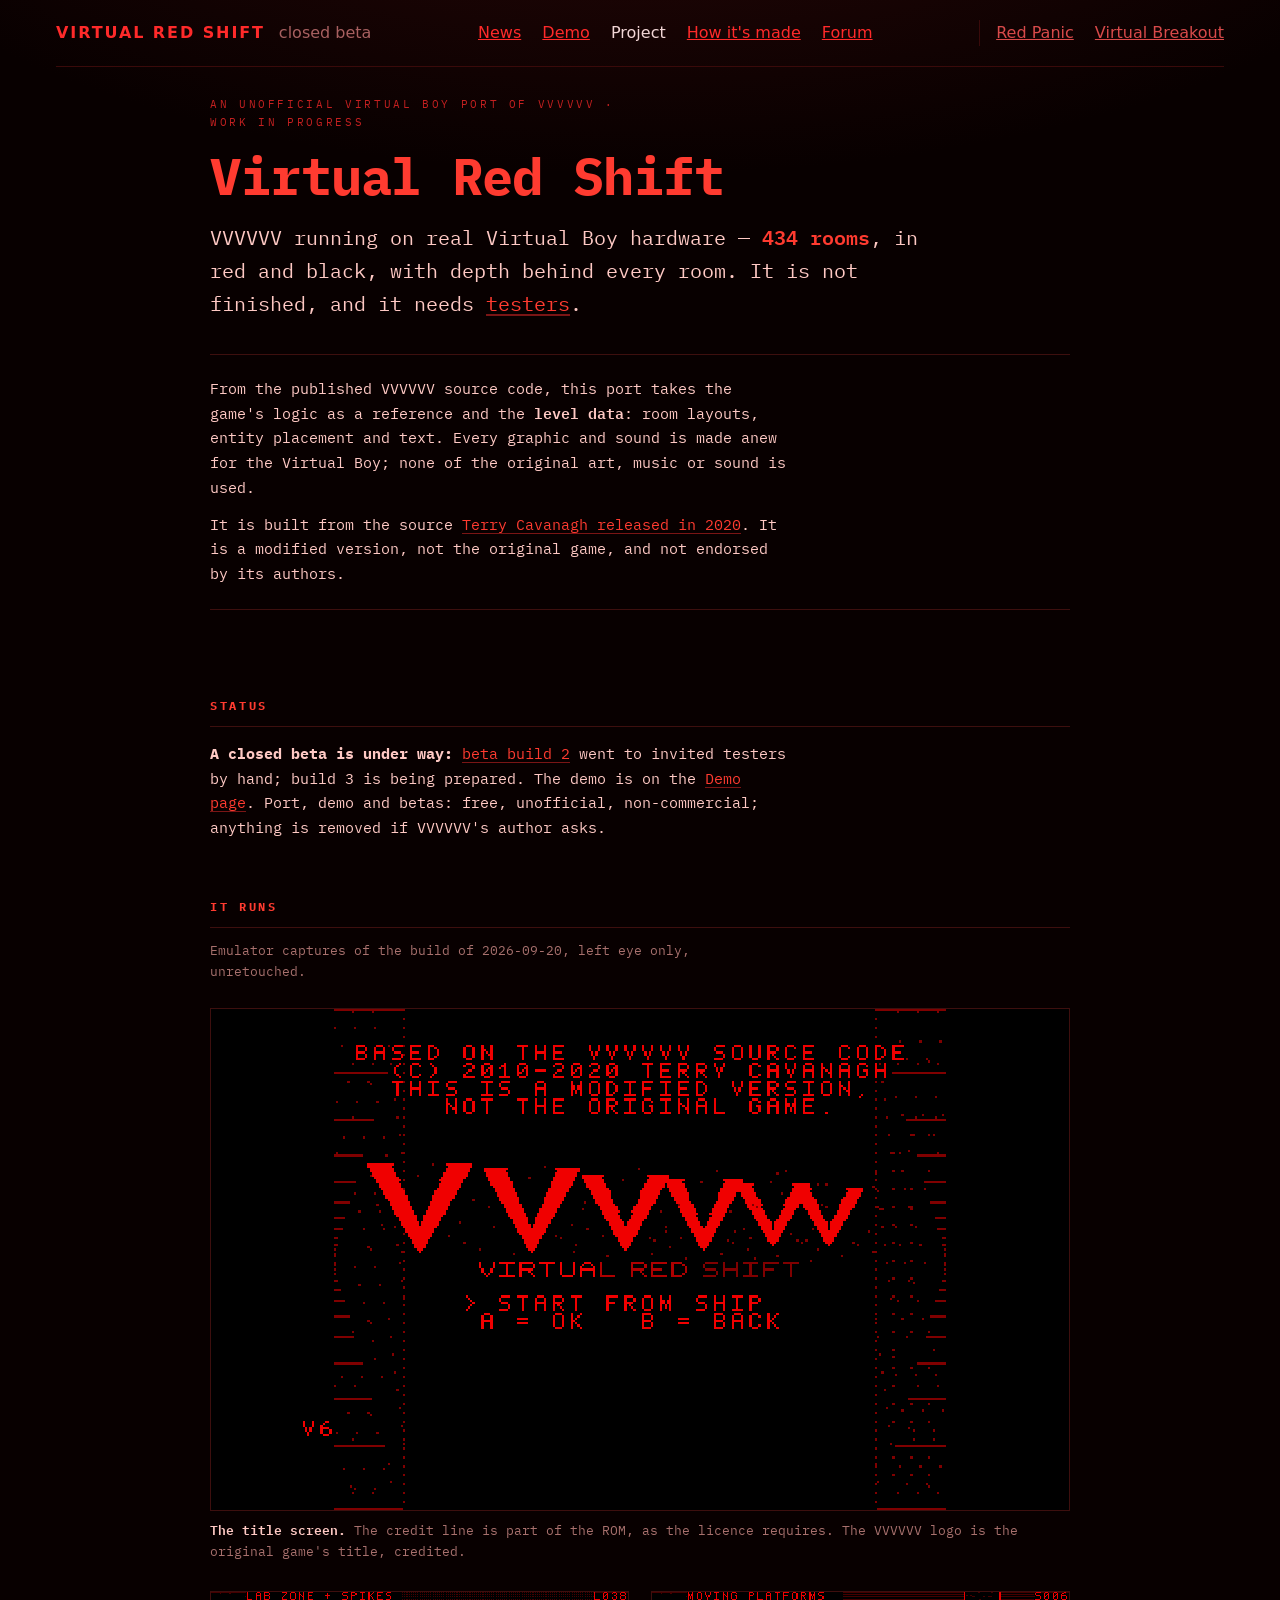
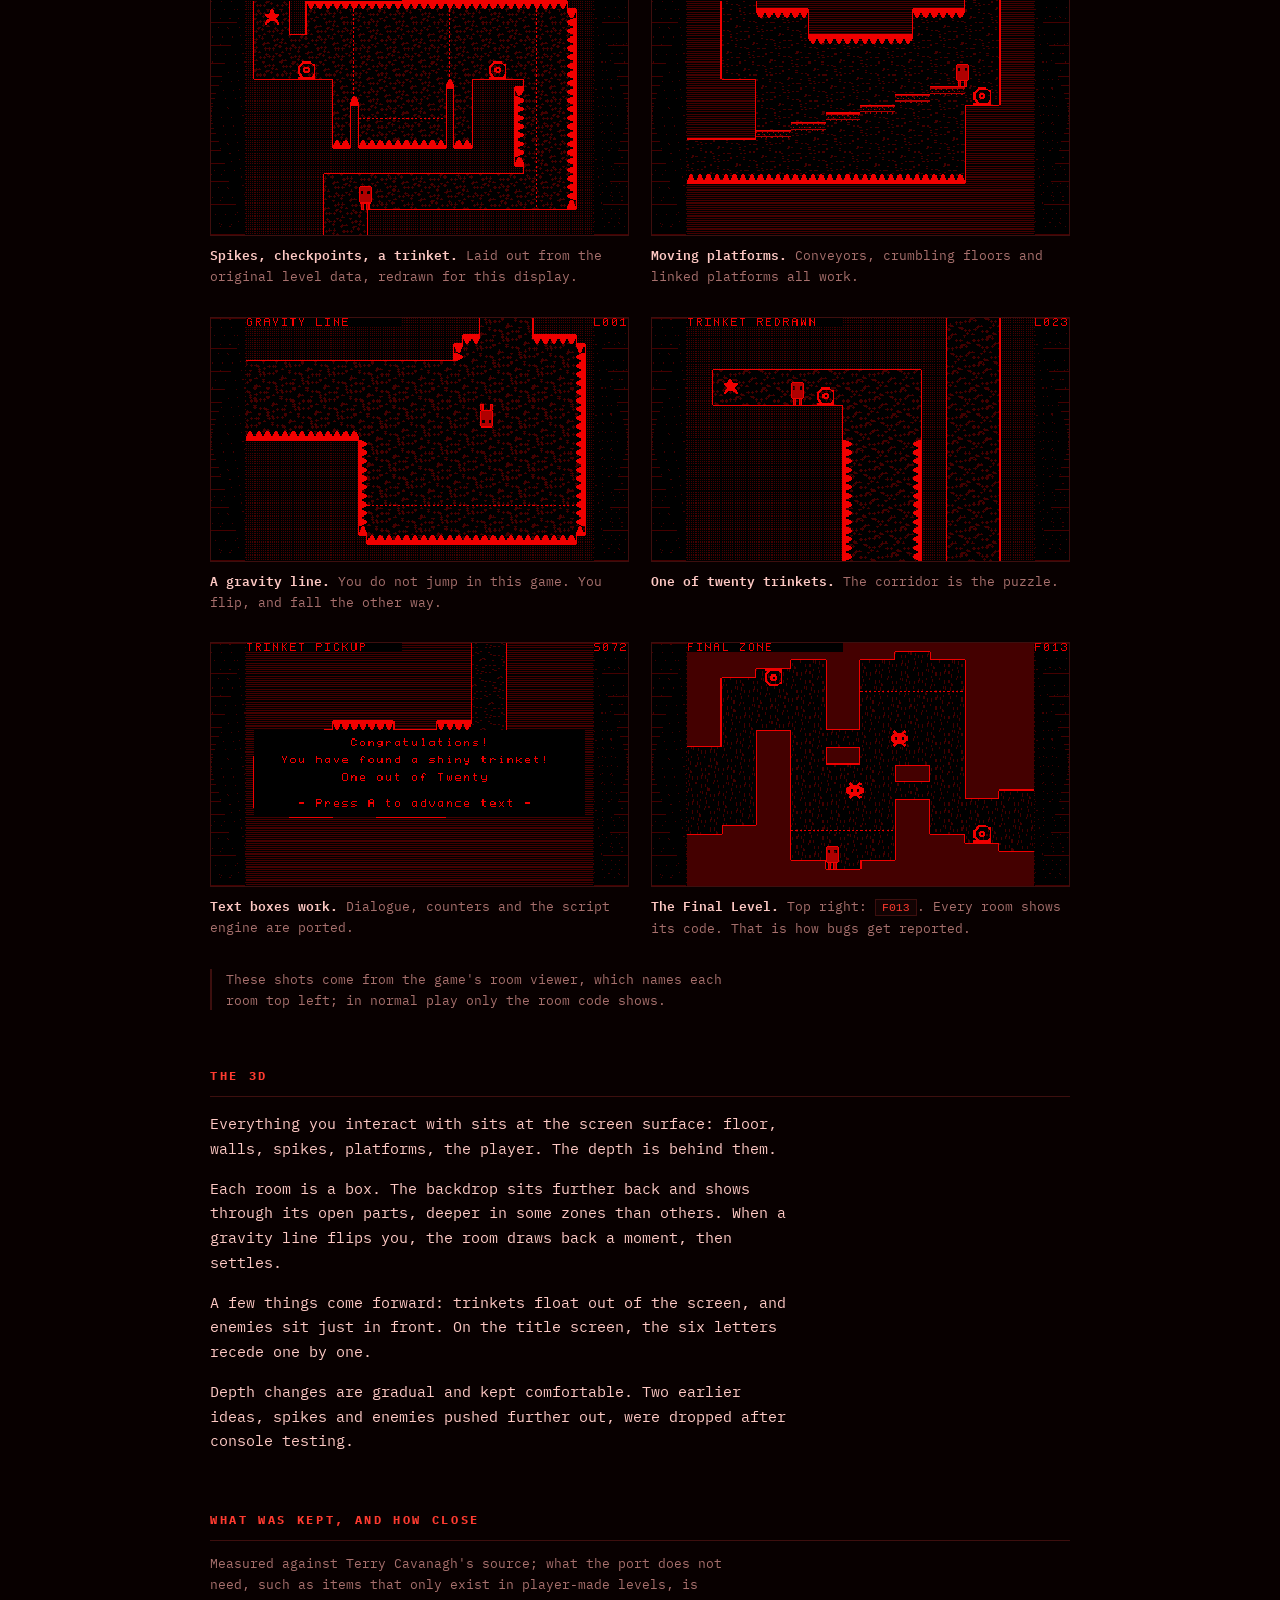
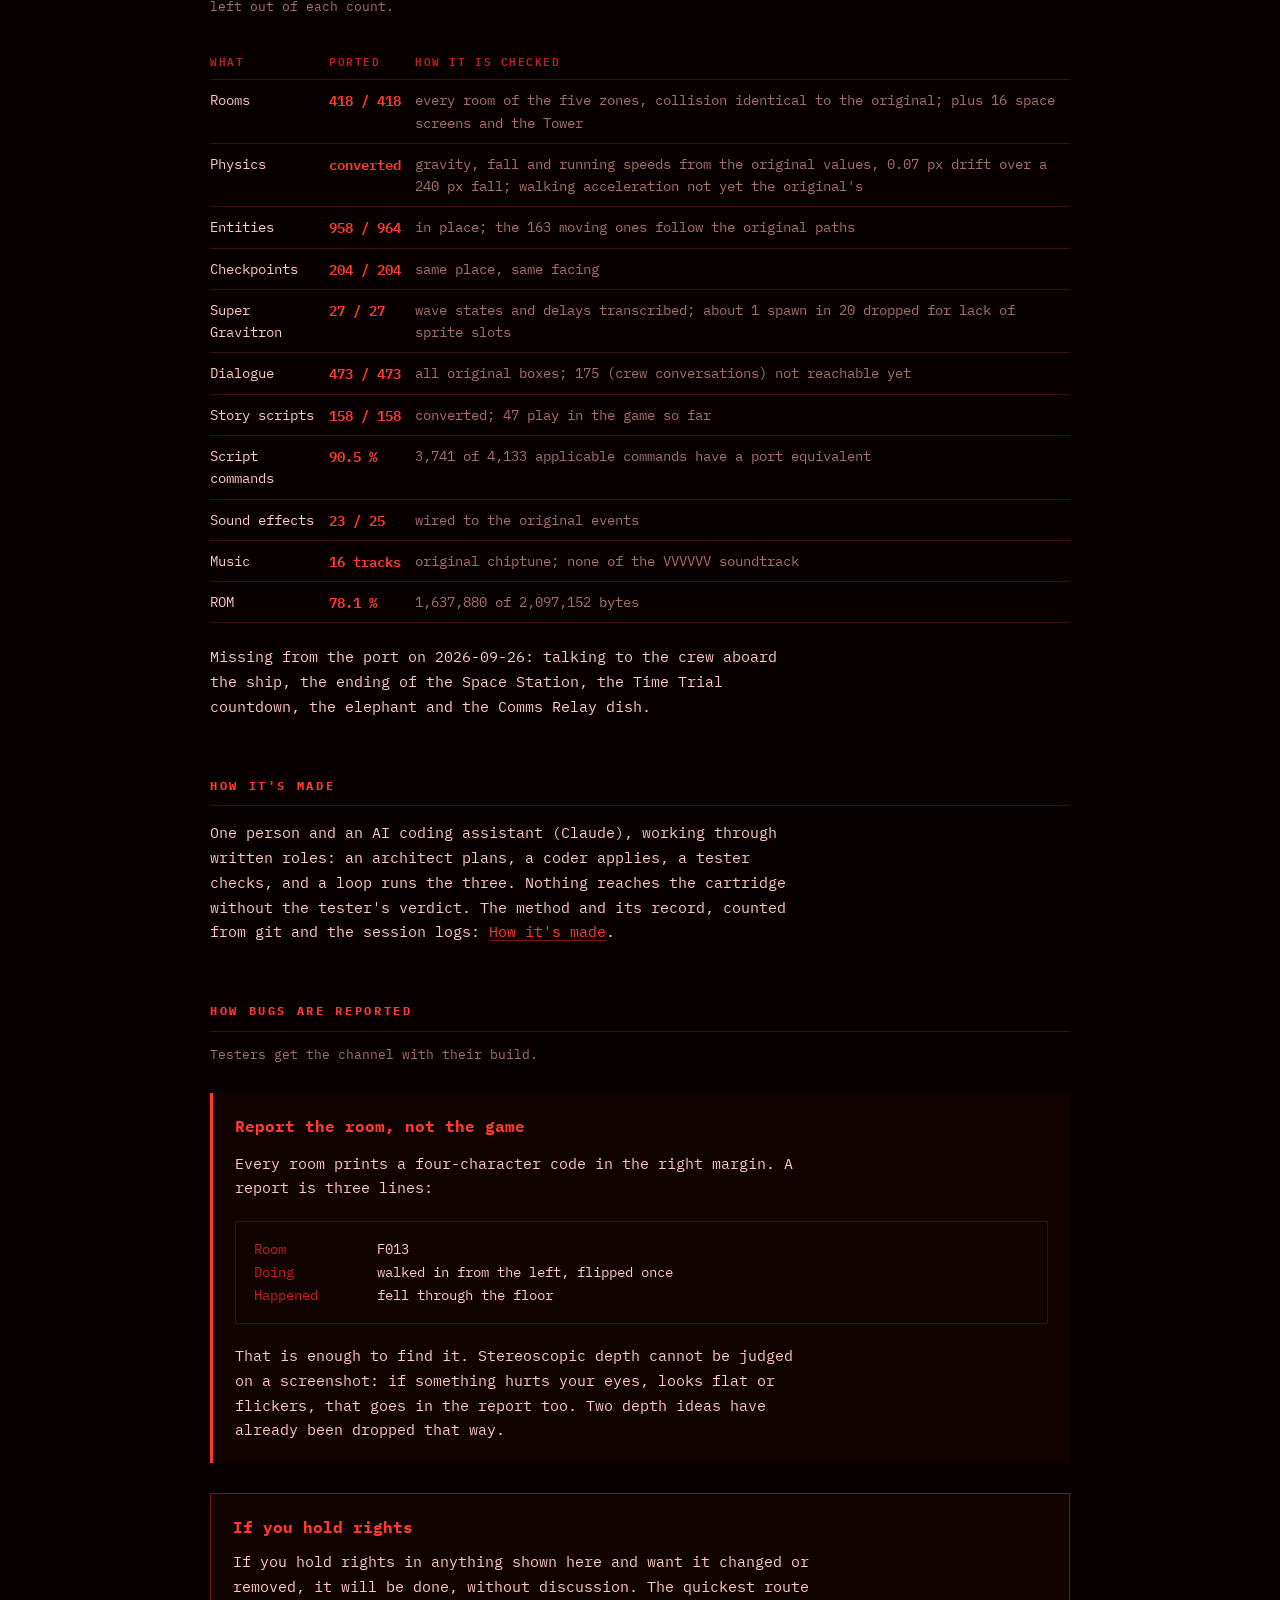
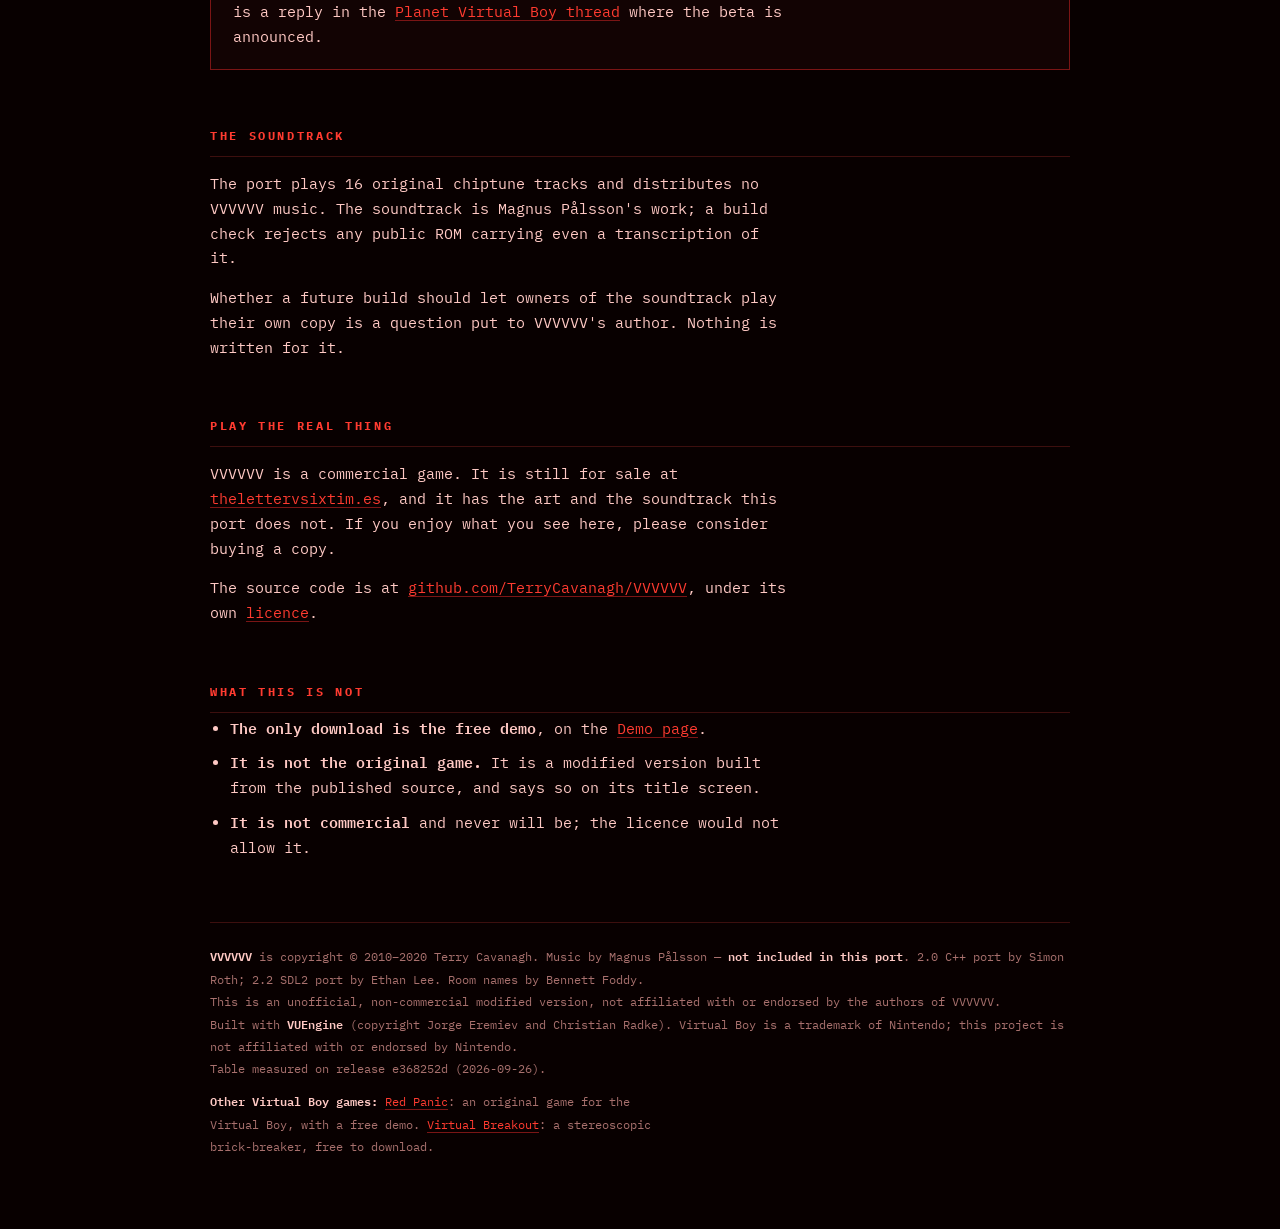
<file: index.html>
<!doctype html>
<html lang="en">
<head>
<meta charset="utf-8">
<meta name="viewport" content="width=device-width, initial-scale=1, viewport-fit=cover">
<meta name="description" content="Virtual Red Shift -- an unofficial Virtual Boy port of VVVVVV. 434 rooms in red and black, on 1995 hardware. Unfinished, and looking for testers.">
<meta property="og:type" content="website">
<meta property="og:title" content="Virtual Red Shift">
<meta property="og:description" content="An unofficial Virtual Boy port of VVVVVV. 434 rooms in red and black, on 1995 hardware. Unfinished, and looking for testers.">
<meta property="og:url" content="https://czarh85.github.io/virtual-red-shift/">
<meta property="og:image" content="https://czarh85.github.io/virtual-red-shift/og.png">
<meta name="twitter:card" content="summary_large_image">
<link rel="icon" href="data:image/svg+xml,<svg xmlns='http://www.w3.org/2000/svg' viewBox='0 0 16 16'><text y='13' font-size='14'>&#128308;</text></svg>">
<style>
  :root{color-scheme:dark;padding-top:env(safe-area-inset-top,0px);padding-bottom:env(safe-area-inset-bottom,0px)}
  body{margin:0}
  img{max-width:100%}
  [hidden]{display:none!important}
</style>
<title>VIRTUAL RED SHIFT</title>
<link rel="preconnect" href="https://fonts.googleapis.com">
<link rel="preconnect" href="https://fonts.gstatic.com" crossorigin>
<link rel="stylesheet" href="https://fonts.googleapis.com/css2?family=IBM+Plex+Mono:wght@400;500;600;700&display=swap">
<style>
  :root{
    --nuit:#080000; --nuit-2:#120303; --trait:#3d0f0e;
    --r1:#7a1515; --r2:#c42020; --r3:#ff3b30;
    --pale:#ffc9c4; --sourd:#a8706d;
    --mono:"IBM Plex Mono",ui-monospace,SFMono-Regular,Menlo,Consolas,monospace;
  }
  *{box-sizing:border-box}
  html,body{background:var(--nuit)}
  body{
    margin:0;font-family:var(--mono);color:var(--pale);font-size:15px;line-height:1.65;
    padding-block:0 72px;padding-left:16px;padding-right:16px;
    background:radial-gradient(1200px 520px at 50% -200px,#2c0808 0%,rgba(8,0,0,0) 72%),var(--nuit);
  }
  .wrap{max-width:860px;margin:0 auto}

  header{padding-block:28px 30px}
  .eyebrow{font-size:11px;letter-spacing:.24em;text-transform:uppercase;color:var(--r2);margin:0 0 18px}
  h1{font-size:clamp(30px,7vw,52px);line-height:1.04;margin:0 0 18px;color:var(--r3);
     font-weight:700;letter-spacing:-.015em;text-wrap:balance}
  .accroche{font-size:clamp(17px,2.6vw,20px);color:var(--pale);margin:0;max-width:60ch}
  .accroche b{color:var(--r3);font-weight:600}

  h2{font-size:12px;letter-spacing:.22em;text-transform:uppercase;color:var(--r3);
     font-weight:700;margin:56px 0 4px;padding-bottom:10px;border-bottom:1px solid var(--trait)}
  .sub{font-size:13px;color:var(--sourd);margin:12px 0 26px;max-width:64ch}
  p{max-width:64ch}

  figure{margin:0 0 30px}
  figure img{display:block;width:100%;max-width:100%;height:auto;
             image-rendering:pixelated;border:1px solid var(--trait);background:#000}
  figcaption{font-size:12.5px;color:var(--sourd);margin-top:9px}
  figcaption b{color:var(--pale);font-weight:600}

  .duo{display:grid;grid-template-columns:repeat(auto-fit,minmax(300px,1fr));gap:22px;margin-bottom:30px}
  .duo figure{margin:0}

  .tableau{overflow-x:auto}
  table{border-collapse:collapse;width:100%;font-size:13.5px;min-width:380px}
  th,td{text-align:left;padding:9px 14px 9px 0;border-bottom:1px solid var(--trait);vertical-align:top}
  th{color:var(--r2);font-weight:600;font-size:11px;letter-spacing:.14em;text-transform:uppercase}
  td.n{font-variant-numeric:tabular-nums;white-space:nowrap;color:var(--r3);font-weight:600}
  td.s{color:var(--sourd)}

  ul{padding-left:20px;margin:0 0 18px;display:grid;gap:10px;max-width:64ch}
  li b{color:var(--pale);font-weight:600}
  code{background:var(--nuit-2);border:1px solid var(--trait);padding:1px 6px;color:var(--r3);font-size:.92em}

  .appel{border-left:3px solid var(--r3);background:var(--nuit-2);padding:20px 22px;margin:28px 0}
  .appel h3{margin:0 0 12px;font-size:16px;color:var(--r3)}
  .appel p{margin:0 0 12px}
  .appel p:last-child{margin:0}

  .rapport{background:var(--nuit-2);border:1px solid var(--trait);padding:16px 18px;margin:20px 0;
           font-size:13.5px;line-height:1.7}
  .rapport .l{color:var(--r2);display:inline-block;min-width:8.5em}

  .petit{font-size:12.5px;color:var(--sourd)}
  .note{font-size:12.5px;color:var(--sourd);border-left:2px solid var(--trait);
        padding-left:14px;margin:26px 0;max-width:64ch}

  a{color:var(--r3);text-decoration-color:var(--r1);text-underline-offset:3px}
  a:hover{text-decoration-color:var(--r3)}
  a:focus-visible{outline:2px solid var(--r3);outline-offset:3px}

  .ou{border:1px solid var(--r1);background:var(--nuit-2);padding:20px 22px;margin:30px 0}
  .ou h3{margin:0 0 10px;font-size:16px;color:var(--r3)}
  .ou p{margin:0 0 10px}
  .ou p:last-child{margin:0}

  .source{border-top:1px solid var(--trait);border-bottom:1px solid var(--trait);
          padding:22px 0;margin:34px 0 0}
  .source p{margin:0 0 12px}
  .source p:last-child{margin:0}
  .source b{color:var(--pale);font-weight:600}

  footer{margin-top:62px;padding-top:22px;border-top:1px solid var(--trait);
         font-size:12px;color:var(--sourd);line-height:1.85}
  footer b{color:var(--pale);font-weight:600}

  /* The shared menu bar: the same values as the beta style sheet, one fixed width centred on the screen. */
  header.bandeau{display:flex;flex-wrap:wrap;justify-content:space-between;align-items:baseline;
    gap:.5rem 1.5rem;padding:1.25rem 0;border-bottom:1px solid #3a0a0a;
    width:min(calc(75rem - 32px),calc(100vw - 32px));position:relative;left:50%;
    transform:translateX(-50%);
    font:1rem/1.6 system-ui,-apple-system,"Segoe UI",sans-serif;color:#f2d6d6}
  .bandeau a{color:#ff2a2a;text-decoration-color:currentColor;text-underline-offset:auto}
  .bandeau a:focus-visible{outline:2px solid #ff2a2a;outline-offset:2px}
  .bandeau .marque{margin:0;max-width:none;font-weight:700;letter-spacing:.12em}
  .bandeau .marque a{text-decoration:none}
  .bandeau .marque span{color:#a86060;font-weight:400;letter-spacing:0;margin-left:.4rem}
  .bandeau nav a{margin-right:1rem}
  .bandeau nav a:last-child{margin-right:0}
  .bandeau nav a[aria-current]{color:#f2d6d6;text-decoration:none}
  /* The other games of the player after the tabs (AUTRES), a thin rule before them. */
  .bandeau nav.jeux{padding-left:1rem;border-left:1px solid #3a0a0a}
  .bandeau nav.jeux a{color:#d84a4a}
  footer .autres{margin:10px 0 0}
</style>
</head>
<body>
<div class="wrap">

<header class="bandeau">
<p class="marque"><a href="beta/index.html">VIRTUAL RED SHIFT</a> <span>closed beta</span></p>
<nav><a href="beta/news.html">News</a> <a href="demo/">Demo</a> <a href="./" aria-current="page">Project</a> <a href="how.html">How it's made</a> <a href="https://www.virtual-boy.com/forums/t/beta-release-vvvvvv-red-shift/">Forum</a></nav>
<nav class="jeux" aria-label="Other Virtual Boy games"><a href="https://czarh85.github.io/red-panic/">Red Panic</a> <a href="https://czarh85.github.io/virtual-breakout/">Virtual Breakout</a></nav>
</header>

<header>
  <p class="eyebrow">An unofficial Virtual Boy port of VVVVVV &middot; work in progress</p>
  <h1>Virtual Red Shift</h1>
  <p class="accroche">VVVVVV running on real Virtual Boy hardware &mdash; <b>434&nbsp;rooms</b>,
  in red and black, with depth behind every room.
  It is not finished, and it needs <a href="demo/#beta">testers</a>.</p>

  <div class="source">
    <p>From the published VVVVVV source code, this port takes the game's logic as a
    reference and the <b>level data</b>: room layouts, entity placement and text. Every
    graphic and sound is made anew for the Virtual Boy; none of the original art, music or
    sound is used.</p>
    <p>It is built from the source
    <a href="https://github.com/TerryCavanagh/VVVVVV">Terry Cavanagh released in 2020</a>.
    It is a modified version, not the original game, and not endorsed by its authors.</p>
  </div>
</header>

<h2 id="status">Status</h2>
<p><b>A closed beta is under way:</b> <a href="beta/news.html#beta-build-2">beta build 2</a> went to
invited testers by hand; build 3 is being prepared. The demo is on the
<a href="demo/">Demo page</a>. Port, demo and betas: free, unofficial,
non-commercial; anything is removed if VVVVVV's author asks.</p>

<h2>It runs</h2>
<p class="sub">Emulator captures of the build of 2026-09-20, left eye only, unretouched.</p>

<figure><img src="[data-uri]" alt="Title screen">
<figcaption><b>The title screen.</b> The credit line is part of the ROM, as the licence
requires. The VVVVVV logo is the original game's title, credited.</figcaption></figure>

<div class="duo">
  <figure><img src="[data-uri]" alt="A lab room full of spikes">
  <figcaption><b>Spikes, checkpoints, a trinket.</b> Laid out from the original level
  data, redrawn for this display.</figcaption></figure>

  <figure><img src="[data-uri]" alt="A room with moving platforms">
  <figcaption><b>Moving platforms.</b> Conveyors, crumbling floors and linked platforms
  all work.</figcaption></figure>
</div>

<div class="duo">
  <figure><img src="[data-uri]" alt="A large room crossed by a gravity line">
  <figcaption><b>A gravity line.</b> You do not jump in this game. You flip, and fall
  the other way.</figcaption></figure>

  <figure><img src="[data-uri]" alt="A narrow corridor lined with spikes">
  <figcaption><b>One of twenty trinkets.</b> The corridor is the puzzle.</figcaption></figure>
</div>

<div class="duo">
  <figure><img src="[data-uri]" alt="A text box reading: Congratulations, you have found a shiny trinket">
  <figcaption><b>Text boxes work.</b> Dialogue, counters and the script engine are
  ported.</figcaption></figure>

  <figure><img src="[data-uri]" alt="A room in the Final Level">
  <figcaption><b>The Final Level.</b> Top right: <code>F013</code>. Every room shows its
  code. That is how bugs get reported.</figcaption></figure>
</div>

<p class="note">These shots come from the game's room viewer, which names each room top
left; in normal play only the room code shows.</p>

<h2>The 3D</h2>
<p>Everything you interact with sits at the screen surface: floor, walls, spikes,
platforms, the player. The depth is behind them.</p>

<p>Each room is a box. The backdrop sits further back and shows through its open parts,
deeper in some zones than others. When a gravity line flips you, the room draws
back a moment, then settles.</p>

<p>A few things come forward: trinkets float out of the screen, and enemies sit just in
front. On the title screen, the six letters recede one by one.</p>

<p>Depth changes are gradual and kept comfortable. Two earlier ideas, spikes and enemies
pushed further out, were dropped after console testing.</p>

<h2 id="kept">What was kept, and how close</h2>
<p class="sub">Measured against Terry Cavanagh's source; what the port does not need, such
as items that only exist in player-made levels, is left out of each count.</p>

<div class="tableau">
<table>
  <thead><tr><th>What</th><th>Ported</th><th>How it is checked</th></tr></thead>
  <tbody>
    <tr><td>Rooms</td><td class="n">418 / 418</td><td class="s">every room of the five zones, collision identical to the original; plus 16 space screens and the Tower</td></tr>
    <tr><td>Physics</td><td class="n">converted</td><td class="s">gravity, fall and running speeds from the original values, 0.07 px drift over a 240 px fall; walking acceleration not yet the original's</td></tr>
    <tr><td>Entities</td><td class="n">958 / 964</td><td class="s">in place; the 163 moving ones follow the original paths</td></tr>
    <tr><td>Checkpoints</td><td class="n">204 / 204</td><td class="s">same place, same facing</td></tr>
    <tr><td>Super Gravitron</td><td class="n">27 / 27</td><td class="s">wave states and delays transcribed; about 1 spawn in 20 dropped for lack of sprite slots</td></tr>
    <tr><td>Dialogue</td><td class="n">473 / 473</td><td class="s">all original boxes; 175 (crew conversations) not reachable yet</td></tr>
    <tr><td>Story scripts</td><td class="n">158 / 158</td><td class="s">converted; 47 play in the game so far</td></tr>
    <tr><td>Script commands</td><td class="n">90.5 %</td><td class="s">3,741 of 4,133 applicable commands have a port equivalent</td></tr>
    <tr><td>Sound effects</td><td class="n">23 / 25</td><td class="s">wired to the original events</td></tr>
    <tr><td>Music</td><td class="n">16 tracks</td><td class="s">original chiptune; none of the VVVVVV soundtrack</td></tr>
    <tr><td>ROM</td><td class="n">78.1 %</td><td class="s">1,637,880 of 2,097,152 bytes</td></tr>
  </tbody>
</table>
</div>

<p style="margin-top:22px">Missing from the port on 2026-09-26: talking to the crew aboard the ship, the
ending of the Space Station, the Time Trial countdown, the elephant and the Comms Relay
dish.</p>

<h2 id="how">How it's made</h2>
<p>One person and an AI coding assistant (Claude), working through written roles: an
architect plans, a coder applies, a tester checks, and a loop runs the three. Nothing
reaches the cartridge without the tester's verdict. The method and its record, counted
from git and the session logs: <a href="how.html">How it's made</a>.</p>

<h2>How bugs are reported</h2>
<p class="sub">Testers get the channel with their build.</p>

<div class="appel">
  <h3>Report the room, not the game</h3>
  <p>Every room prints a four-character code in the right margin. A report is three
  lines:</p>
  <div class="rapport">
    <span class="l">Room</span> F013<br>
    <span class="l">Doing</span> walked in from the left, flipped once<br>
    <span class="l">Happened</span> fell through the floor
  </div>
  <p>That is enough to find it. Stereoscopic depth cannot be judged on a screenshot: if
  something hurts your eyes, looks flat or flickers, that goes in the report too. Two
  depth ideas have already been dropped that way.</p>
</div>

<div class="ou">
  <h3>If you hold rights</h3>
  <p>If you hold rights in anything shown here and want it changed or removed, it will be
  done, without discussion. The quickest route is a reply in the
  <a href="https://www.virtual-boy.com/forums/t/beta-release-vvvvvv-red-shift/">Planet Virtual Boy thread</a> where the beta is announced.</p>
</div>

<h2>The soundtrack</h2>
<p>The port plays 16 original chiptune tracks and distributes no VVVVVV music. The soundtrack is Magnus
P&aring;lsson's work; a build check rejects any public ROM carrying even a transcription
of it.</p>
<p>Whether a future build should let owners of the soundtrack play their own copy is a
question put to VVVVVV's author. Nothing is written for it.</p>

<h2>Play the real thing</h2>
<p>VVVVVV is a commercial game. It is still for sale at
<a href="https://thelettervsixtim.es/">thelettervsixtim.es</a>, and it has the art and the
soundtrack this port does not. If you enjoy what you see here, please consider buying a
copy.</p>
<p>The source code is at
<a href="https://github.com/TerryCavanagh/VVVVVV">github.com/TerryCavanagh/VVVVVV</a>,
under its own
<a href="https://github.com/TerryCavanagh/VVVVVV/blob/master/LICENSE.md">licence</a>.</p>

<h2>What this is not</h2>
<ul>
  <li><b>The only download is the free demo</b>, on the <a href="demo/">Demo page</a>.</li>
  <li><b>It is not the original game.</b> It is a modified version built from the
  published source, and says so on its title screen.</li>
  <li><b>It is not commercial</b> and never will be; the licence would not allow it.</li>
</ul>

<footer>
  <b>VVVVVV</b> is copyright &copy; 2010&ndash;2020 Terry Cavanagh.
  Music by Magnus P&aring;lsson &mdash; <b>not included in this port</b>.
  2.0 C++ port by Simon Roth; 2.2 SDL2 port by Ethan Lee. Room names by Bennett
  Foddy.<br>
  This is an unofficial, non-commercial modified version, not affiliated with or
  endorsed by the authors of VVVVVV.<br>
  Built with <b>VUEngine</b> (copyright Jorge Eremiev and Christian Radke). Virtual Boy
  is a trademark of Nintendo; this project is not affiliated with or endorsed by
  Nintendo.<br>
  Table measured on release e368252d (2026-09-26).
  <p class="autres"><b>Other Virtual Boy games:</b> <a href="https://czarh85.github.io/red-panic/">Red Panic</a>: an original game for the Virtual Boy, with a free demo. <a href="https://czarh85.github.io/virtual-breakout/">Virtual Breakout</a>: a stereoscopic brick-breaker, free to download.</p>
</footer>

</div>
</body>
</html>
</file>
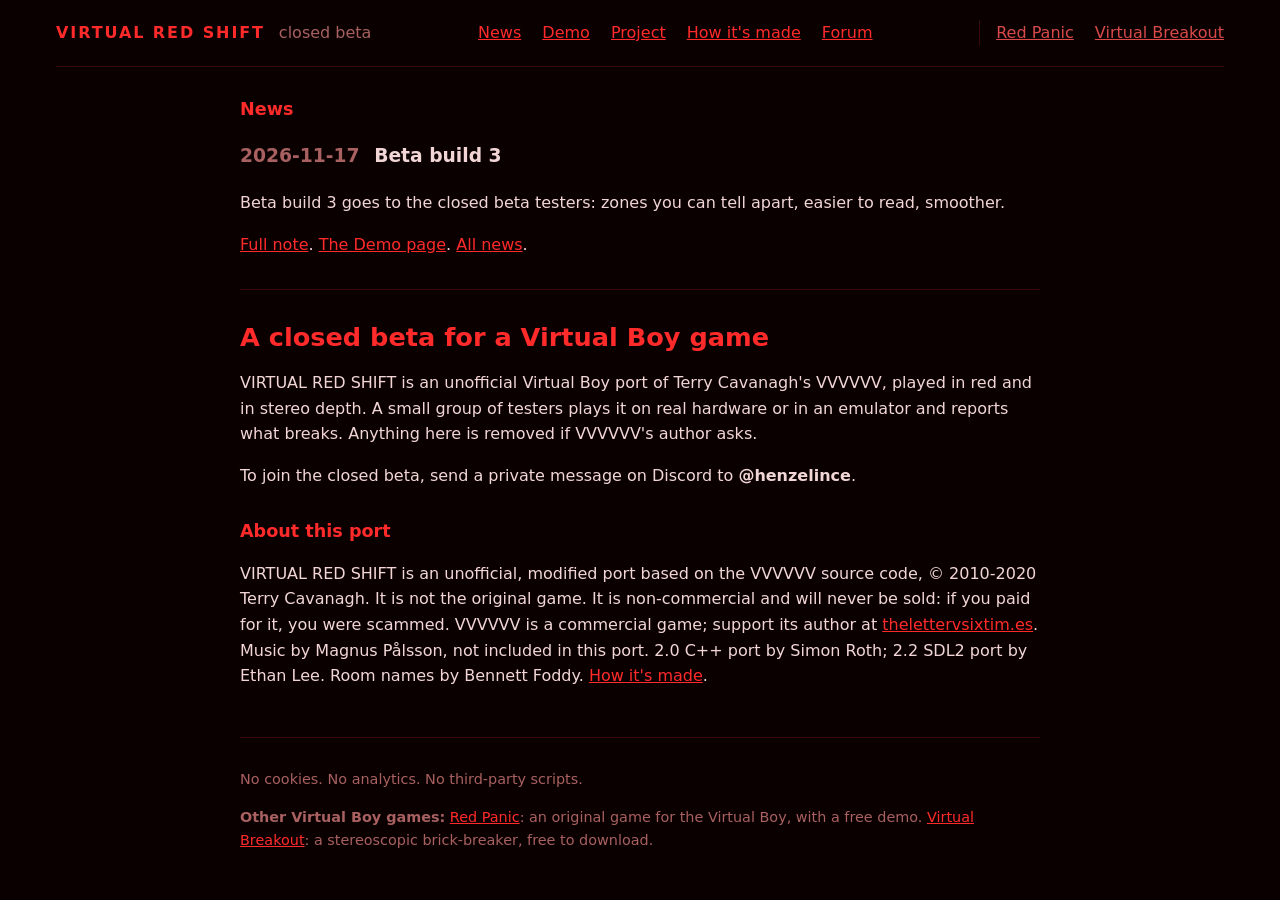
<file: beta/index.html>
<!doctype html>
<html lang="en">
<head>
<meta charset="utf-8">
<meta http-equiv="Content-Security-Policy" content="default-src 'self'; script-src 'self'; style-src 'self'; img-src 'self'; object-src 'none'; base-uri 'none'; form-action 'self'; require-trusted-types-for 'script'">
<meta name="viewport" content="width=device-width, initial-scale=1">
<meta name="referrer" content="no-referrer">
<meta property="og:type" content="website">
<meta property="og:title" content="Virtual Red Shift -- closed beta">
<meta property="og:description" content="The closed beta of Virtual Red Shift, an unofficial Virtual Boy port of VVVVVV: news and build notes.">
<meta property="og:url" content="https://czarh85.github.io/virtual-red-shift/beta/">
<meta property="og:image" content="https://czarh85.github.io/virtual-red-shift/beta/img/news/x3/title-menu.png">
<meta name="twitter:card" content="summary_large_image">
<title>Home - VIRTUAL RED SHIFT closed beta</title>
<link rel="stylesheet" href="style.css">
</head>
<body>
<header class="bandeau">
<p class="marque"><a href="../beta/index.html">VIRTUAL RED SHIFT</a> <span>closed beta</span></p>
<nav><a href="../beta/news.html">News</a> <a href="../demo/">Demo</a> <a href="../">Project</a> <a href="../how.html">How it's made</a> <a href="https://www.virtual-boy.com/forums/t/beta-release-vvvvvv-red-shift/">Forum</a></nav>
<nav class="jeux" aria-label="Other Virtual Boy games"><a href="https://czarh85.github.io/red-panic/">Red Panic</a> <a href="https://czarh85.github.io/virtual-breakout/">Virtual Breakout</a></nav>
</header>
<main>
<section class="nouvelles" aria-labelledby="titre-news">
<h2 id="titre-news">News</h2>
<article class="nouvelle">
<h3><span class="date">2026-11-17</span> Beta build 3</h3>
<p>Beta build 3 goes to the closed beta testers: zones you can tell apart, easier to read, smoother.</p>
<p><a href="news.html#beta-build-3">Full note</a>. <a href="../demo/">The Demo page</a>. <a href="news.html">All news</a>.</p>
</article>
</section>
<h1>A closed beta for a Virtual Boy game</h1>
<p>VIRTUAL RED SHIFT is an unofficial Virtual Boy port of Terry Cavanagh's VVVVVV, played
in red and in stereo depth. A small group of testers plays it on real hardware or in an
emulator and reports what breaks. Anything here is removed if VVVVVV's author asks.</p>
<p>To join the closed beta, send a private message on Discord to <b>@henzelince</b>.</p>
<section class="apropos" aria-labelledby="titre-port">
<h2 id="titre-port">About this port</h2>
<p>VIRTUAL RED SHIFT is an unofficial, modified port based on the VVVVVV source code, &copy; 2010-2020 Terry Cavanagh. It is not the original game. It is non-commercial and will never be sold: if you paid for it, you were scammed. VVVVVV is a commercial game; support its author at <a href="https://thelettervsixtim.es/">thelettervsixtim.es</a>. Music by Magnus P&aring;lsson, not included in this port. 2.0 C++ port by Simon Roth; 2.2 SDL2 port by Ethan Lee. Room names by Bennett Foddy. <a href="../how.html">How it's made</a>.</p>
</section>
</main>
<footer><p>No cookies. No analytics. No third-party scripts.</p><p class="autres"><b>Other Virtual Boy games:</b> <a href="https://czarh85.github.io/red-panic/">Red Panic</a>: an original game for the Virtual Boy, with a free demo. <a href="https://czarh85.github.io/virtual-breakout/">Virtual Breakout</a>: a stereoscopic brick-breaker, free to download.</p></footer>
</body>
</html>
</file>
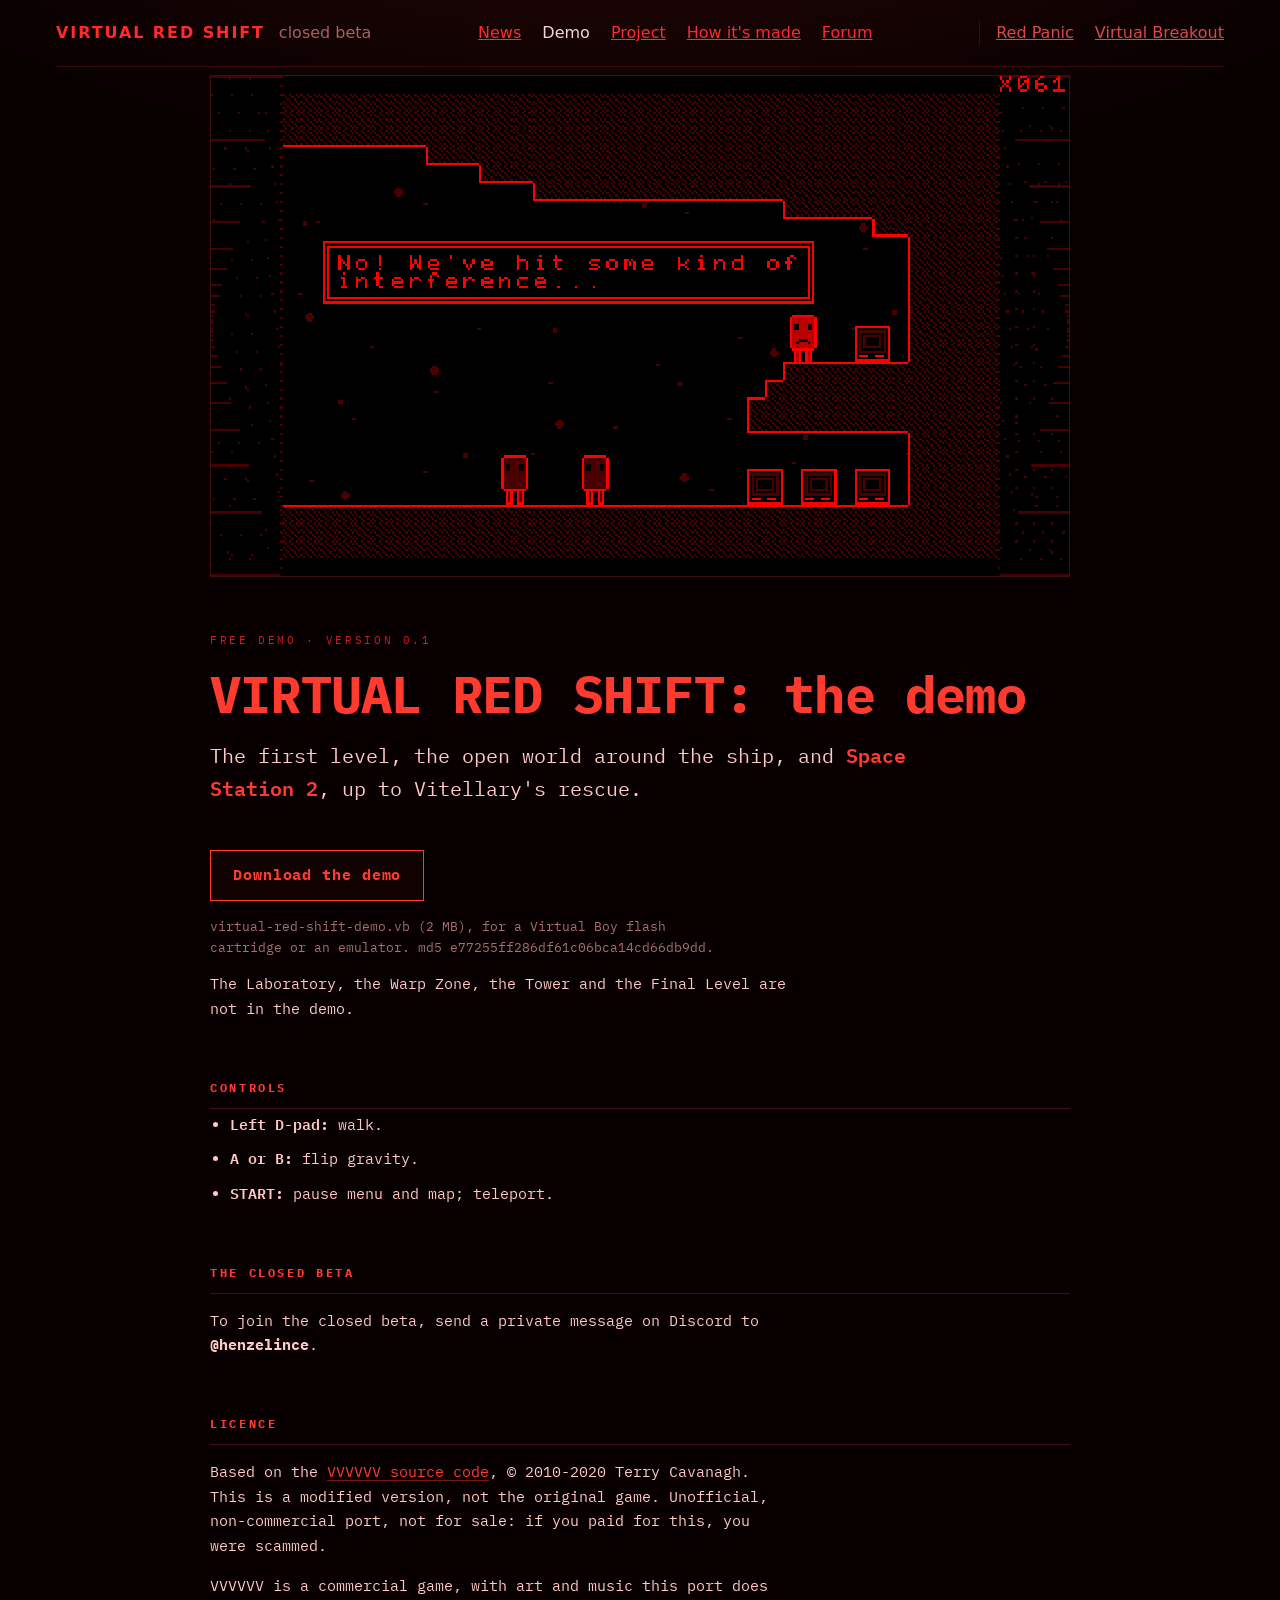
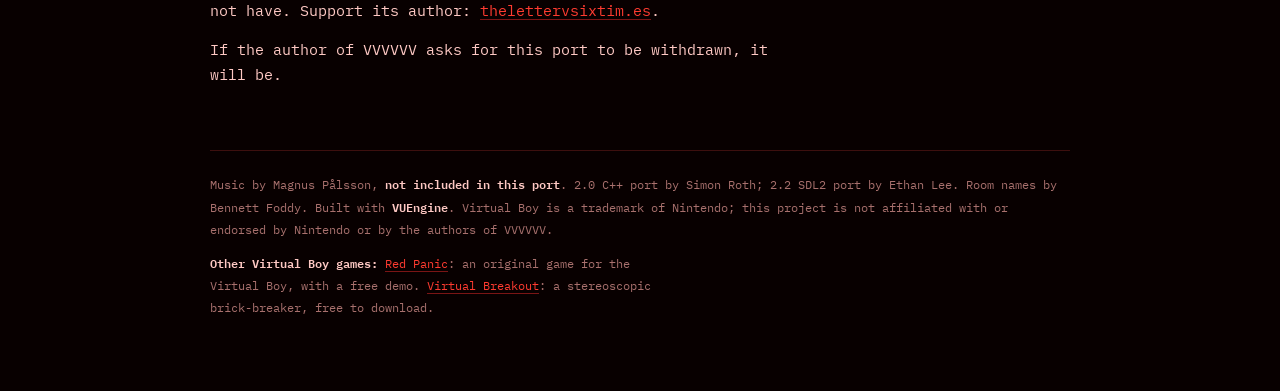
<file: demo/index.html>
<!doctype html>
<html lang="en">
<head>
<meta charset="utf-8">
<meta name="viewport" content="width=device-width, initial-scale=1, viewport-fit=cover">
<meta name="description" content="The free demo of Virtual Red Shift, an unofficial Virtual Boy port of VVVVVV: the first level, the open world and Space Station 2. To join the closed beta, send a private message on Discord to @henzelince.">
<meta property="og:type" content="website">
<meta property="og:title" content="Virtual Red Shift -- the demo">
<meta property="og:description" content="The free demo of Virtual Red Shift, an unofficial Virtual Boy port of VVVVVV: the first level, the open world and Space Station 2. To join the closed beta, send a private message on Discord to @henzelince.">
<meta property="og:url" content="https://czarh85.github.io/virtual-red-shift/demo/">
<meta property="og:image" content="https://czarh85.github.io/virtual-red-shift/demo/img/teaser.png">
<meta name="twitter:card" content="summary_large_image">
<link rel="icon" href="data:image/svg+xml,<svg xmlns='http://www.w3.org/2000/svg' viewBox='0 0 16 16'><text y='13' font-size='14'>&#128308;</text></svg>">
<style>
  :root{color-scheme:dark;padding-top:env(safe-area-inset-top,0px);padding-bottom:env(safe-area-inset-bottom,0px)}
  body{margin:0}
  img{max-width:100%}
  [hidden]{display:none!important}
</style>
<title>Demo - VIRTUAL RED SHIFT</title>
<link rel="preconnect" href="https://fonts.googleapis.com">
<link rel="preconnect" href="https://fonts.gstatic.com" crossorigin>
<link rel="stylesheet" href="https://fonts.googleapis.com/css2?family=IBM+Plex+Mono:wght@400;500;600;700&display=swap">
<style>
  :root{
    --nuit:#080000; --nuit-2:#120303; --trait:#3d0f0e;
    --r1:#7a1515; --r2:#c42020; --r3:#ff3b30;
    --pale:#ffc9c4; --sourd:#a8706d;
    --mono:"IBM Plex Mono",ui-monospace,SFMono-Regular,Menlo,Consolas,monospace;
  }
  *{box-sizing:border-box}
  html,body{background:var(--nuit)}
  body{
    margin:0;font-family:var(--mono);color:var(--pale);font-size:15px;line-height:1.65;
    padding-block:0 72px;padding-left:16px;padding-right:16px;
    background:radial-gradient(1200px 520px at 50% -200px,#2c0808 0%,rgba(8,0,0,0) 72%),var(--nuit);
  }
  .wrap{max-width:860px;margin:0 auto}

  header{padding-block:28px 30px}
  .eyebrow{font-size:11px;letter-spacing:.24em;text-transform:uppercase;color:var(--r2);margin:0 0 18px}
  h1{font-size:clamp(30px,7vw,52px);line-height:1.04;margin:0 0 18px;color:var(--r3);
     font-weight:700;letter-spacing:-.015em;text-wrap:balance}
  .accroche{font-size:clamp(17px,2.6vw,20px);color:var(--pale);margin:0;max-width:60ch}
  .accroche b{color:var(--r3);font-weight:600}

  h2{font-size:12px;letter-spacing:.22em;text-transform:uppercase;color:var(--r3);
     font-weight:700;margin:56px 0 4px;padding-bottom:10px;border-bottom:1px solid var(--trait)}
  .sub{font-size:13px;color:var(--sourd);margin:12px 0 26px;max-width:64ch}
  p{max-width:64ch}

  figure{margin:0 0 30px}
  figure img{display:block;width:100%;max-width:100%;height:auto;
             image-rendering:pixelated;border:1px solid var(--trait);background:#000}
  figcaption{font-size:12.5px;color:var(--sourd);margin-top:9px}
  figcaption b{color:var(--pale);font-weight:600}

  .duo{display:grid;grid-template-columns:repeat(auto-fit,minmax(300px,1fr));gap:22px;margin-bottom:30px}
  .duo figure{margin:0}

  .tableau{overflow-x:auto}
  table{border-collapse:collapse;width:100%;font-size:13.5px;min-width:380px}
  th,td{text-align:left;padding:9px 14px 9px 0;border-bottom:1px solid var(--trait);vertical-align:top}
  th{color:var(--r2);font-weight:600;font-size:11px;letter-spacing:.14em;text-transform:uppercase}
  td.n{font-variant-numeric:tabular-nums;white-space:nowrap;color:var(--r3);font-weight:600}
  td.s{color:var(--sourd)}

  ul{padding-left:20px;margin:0 0 18px;display:grid;gap:10px;max-width:64ch}
  li b{color:var(--pale);font-weight:600}
  code{background:var(--nuit-2);border:1px solid var(--trait);padding:1px 6px;color:var(--r3);font-size:.92em}

  .appel{border-left:3px solid var(--r3);background:var(--nuit-2);padding:20px 22px;margin:28px 0}
  .appel h3{margin:0 0 12px;font-size:16px;color:var(--r3)}
  .appel p{margin:0 0 12px}
  .appel p:last-child{margin:0}

  .rapport{background:var(--nuit-2);border:1px solid var(--trait);padding:16px 18px;margin:20px 0;
           font-size:13.5px;line-height:1.7}
  .rapport .l{color:var(--r2);display:inline-block;min-width:8.5em}

  .petit{font-size:12.5px;color:var(--sourd)}
  .note{font-size:12.5px;color:var(--sourd);border-left:2px solid var(--trait);
        padding-left:14px;margin:26px 0;max-width:64ch}

  a{color:var(--r3);text-decoration-color:var(--r1);text-underline-offset:3px}
  a:hover{text-decoration-color:var(--r3)}
  a:focus-visible{outline:2px solid var(--r3);outline-offset:3px}

  .ou{border:1px solid var(--r1);background:var(--nuit-2);padding:20px 22px;margin:30px 0}
  .ou h3{margin:0 0 10px;font-size:16px;color:var(--r3)}
  .ou p{margin:0 0 10px}
  .ou p:last-child{margin:0}

  .source{border-top:1px solid var(--trait);border-bottom:1px solid var(--trait);
          padding:22px 0;margin:34px 0 0}
  .source p{margin:0 0 12px}
  .source p:last-child{margin:0}
  .source b{color:var(--pale);font-weight:600}

  footer{margin-top:62px;padding-top:22px;border-top:1px solid var(--trait);
         font-size:12px;color:var(--sourd);line-height:1.85}
  footer b{color:var(--pale);font-weight:600}

  /* The shared menu bar: the same values as the beta style sheet, one fixed width centred on the screen. */
  header.bandeau{display:flex;flex-wrap:wrap;justify-content:space-between;align-items:baseline;
    gap:.5rem 1.5rem;padding:1.25rem 0;border-bottom:1px solid #3a0a0a;
    width:min(calc(75rem - 32px),calc(100vw - 32px));position:relative;left:50%;
    transform:translateX(-50%);
    font:1rem/1.6 system-ui,-apple-system,"Segoe UI",sans-serif;color:#f2d6d6}
  .bandeau a{color:#ff2a2a;text-decoration-color:currentColor;text-underline-offset:auto}
  .bandeau a:focus-visible{outline:2px solid #ff2a2a;outline-offset:2px}
  .bandeau .marque{margin:0;max-width:none;font-weight:700;letter-spacing:.12em}
  .bandeau .marque a{text-decoration:none}
  .bandeau .marque span{color:#a86060;font-weight:400;letter-spacing:0;margin-left:.4rem}
  .bandeau nav a{margin-right:1rem}
  .bandeau nav a:last-child{margin-right:0}
  .bandeau nav a[aria-current]{color:#f2d6d6;text-decoration:none}
  /* The other games of the player after the tabs (AUTRES), a thin rule before them. */
  .bandeau nav.jeux{padding-left:1rem;border-left:1px solid #3a0a0a}
  .bandeau nav.jeux a{color:#d84a4a}
  footer .autres{margin:10px 0 0}
</style>
<style>
  .teaser{margin:8px 0 26px}
  .teaser img{display:block;width:100%;height:auto;image-rendering:pixelated;border:1px solid var(--trait);background:#000}
  .bouton{display:inline-block;padding:12px 22px;border:1px solid var(--r3);background:var(--nuit-2);
          color:var(--r3);font-weight:700;letter-spacing:.06em;text-decoration:none}
  .bouton:hover{background:#2a0606}
</style>
</head>
<body>
<div class="wrap">

<header class="bandeau">
<p class="marque"><a href="../beta/index.html">VIRTUAL RED SHIFT</a> <span>closed beta</span></p>
<nav><a href="../beta/news.html">News</a> <a href="../demo/" aria-current="page">Demo</a> <a href="../">Project</a> <a href="../how.html">How it's made</a> <a href="https://www.virtual-boy.com/forums/t/beta-release-vvvvvv-red-shift/">Forum</a></nav>
<nav class="jeux" aria-label="Other Virtual Boy games"><a href="https://czarh85.github.io/red-panic/">Red Panic</a> <a href="https://czarh85.github.io/virtual-breakout/">Virtual Breakout</a></nav>
</header>

<figure class="teaser"><img src="img/teaser.gif" width="768" height="448" alt="The demo teaser, about 32 seconds, left eye: the crash, gravity flips over the spikes of Space Station 1, a teleporter to the ship and Level Complete, the ship, the open world under a distant ship, the conveyors of Space Station 2, the edge of the Laboratory in the full game, the way up to Vitellary and his rescue, then the title screen"></figure>

<header>
  <p class="eyebrow">Free demo &middot; version 0.1</p>
  <h1>VIRTUAL RED SHIFT: the demo</h1>
  <p class="accroche">The first level, the open world around the ship, and <b>Space Station 2</b>,
  up to Vitellary's rescue.</p>
</header>

<p><a class="bouton" href="../download/virtual-red-shift-demo.vb" download>Download the demo</a></p>
<p class="petit">virtual-red-shift-demo.vb (2 MB), for a Virtual Boy flash cartridge or an
emulator. md5 e77255ff286df61c06bca14cd66db9dd.</p>
<p>The Laboratory, the Warp Zone, the Tower and the Final Level are not in the demo.</p>

<h2 id="controls">Controls</h2>
<ul>
  <li><b>Left D-pad:</b> walk.</li>
  <li><b>A or B:</b> flip gravity.</li>
  <li><b>START:</b> pause menu and map; teleport.</li>
</ul>

<h2 id="beta">The closed beta</h2>
<p>To join the closed beta, send a private message on Discord to <b>@henzelince</b>.</p>

<h2 id="licence">Licence</h2>
<p>Based on the <a href="https://github.com/TerryCavanagh/VVVVVV">VVVVVV source code</a>, &copy; 2010-2020 Terry Cavanagh. This is a modified version,
not the original game. Unofficial, non-commercial port, not for sale: if you paid for this, you were
scammed.</p>
<p>VVVVVV is a commercial game, with art and music this port does not have. Support its
author: <a href="https://thelettervsixtim.es/">thelettervsixtim.es</a>.</p>
<p>If the author of VVVVVV asks for this port to be withdrawn, it will be.</p>

<footer>
  Music by Magnus P&aring;lsson, <b>not included in this port</b>. 2.0 C++ port by Simon Roth;
  2.2 SDL2 port by Ethan Lee. Room names by Bennett Foddy.
  Built with <b>VUEngine</b>. Virtual Boy is a trademark of Nintendo; this project is not
  affiliated with or endorsed by Nintendo or by the authors of VVVVVV.
  <p class="autres"><b>Other Virtual Boy games:</b> <a href="https://czarh85.github.io/red-panic/">Red Panic</a>: an original game for the Virtual Boy, with a free demo. <a href="https://czarh85.github.io/virtual-breakout/">Virtual Breakout</a>: a stereoscopic brick-breaker, free to download.</p>
</footer>

</div>
</body>
</html>
</file>
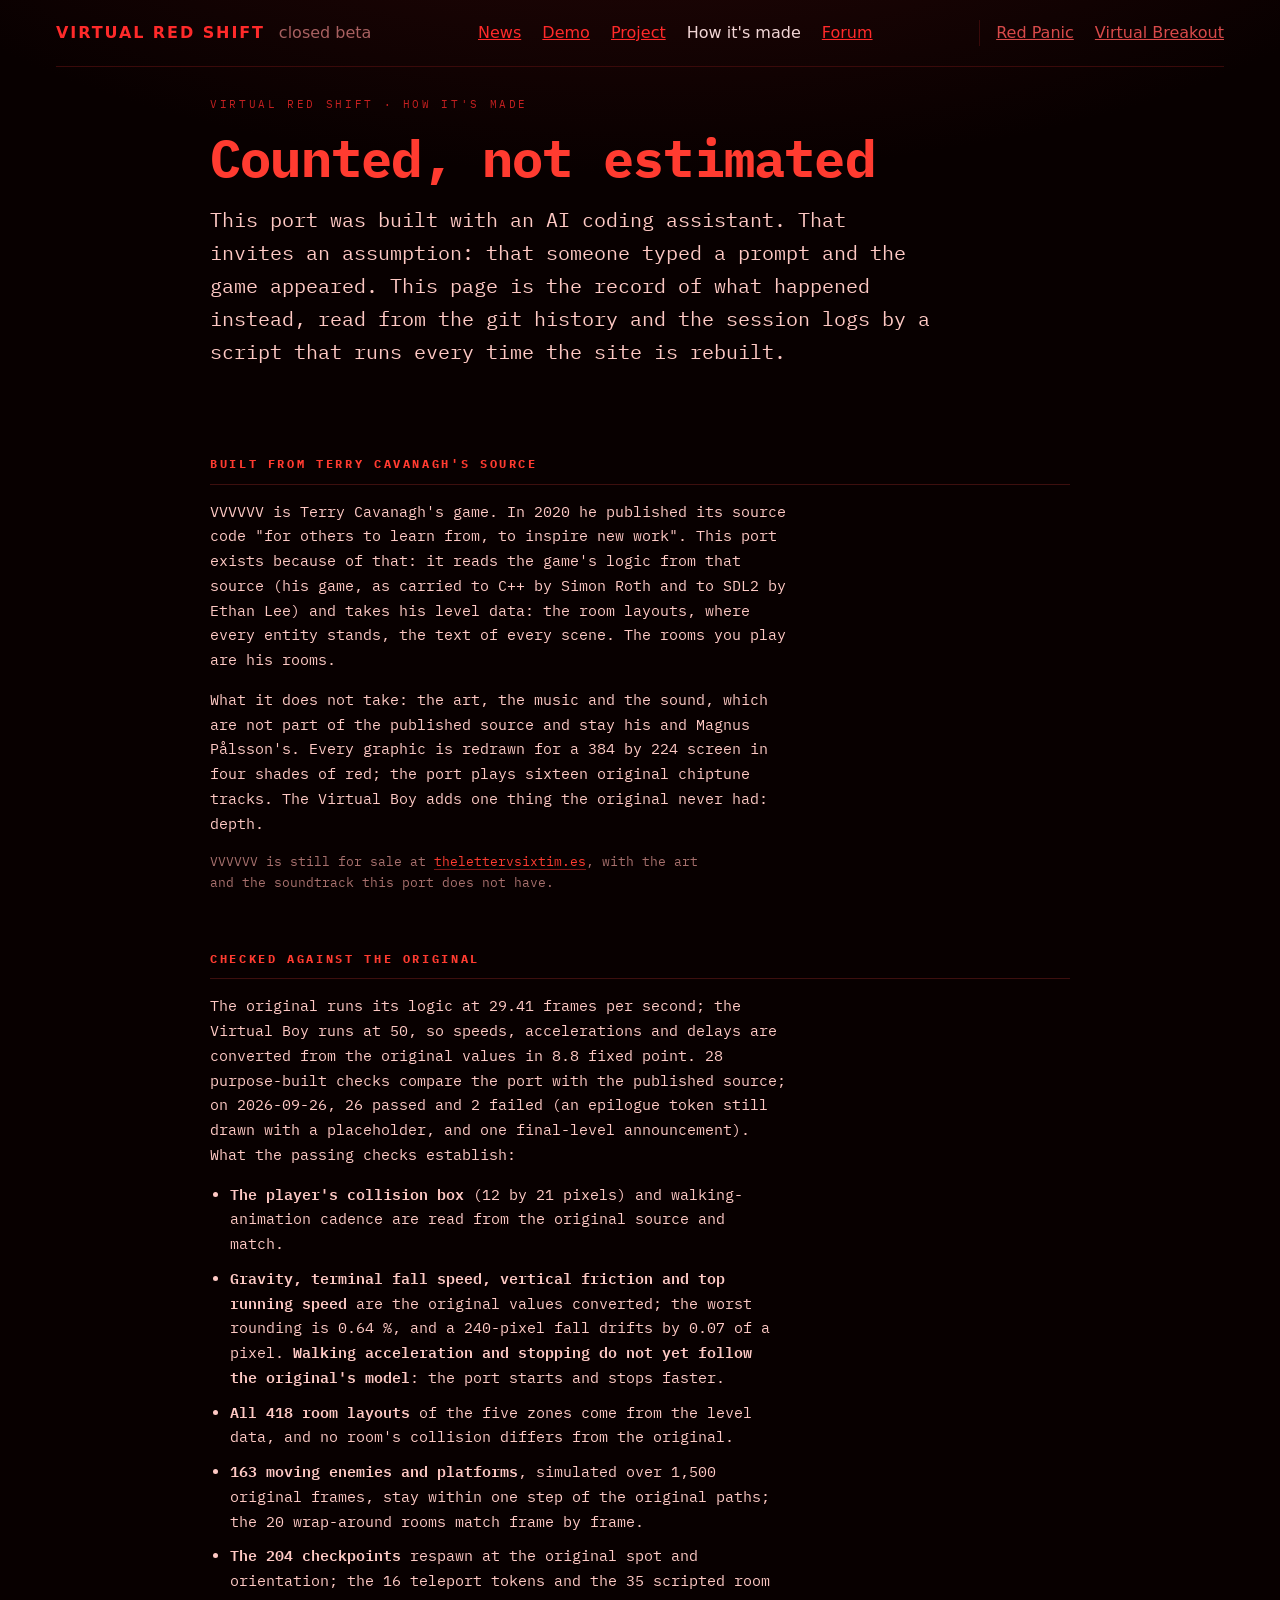
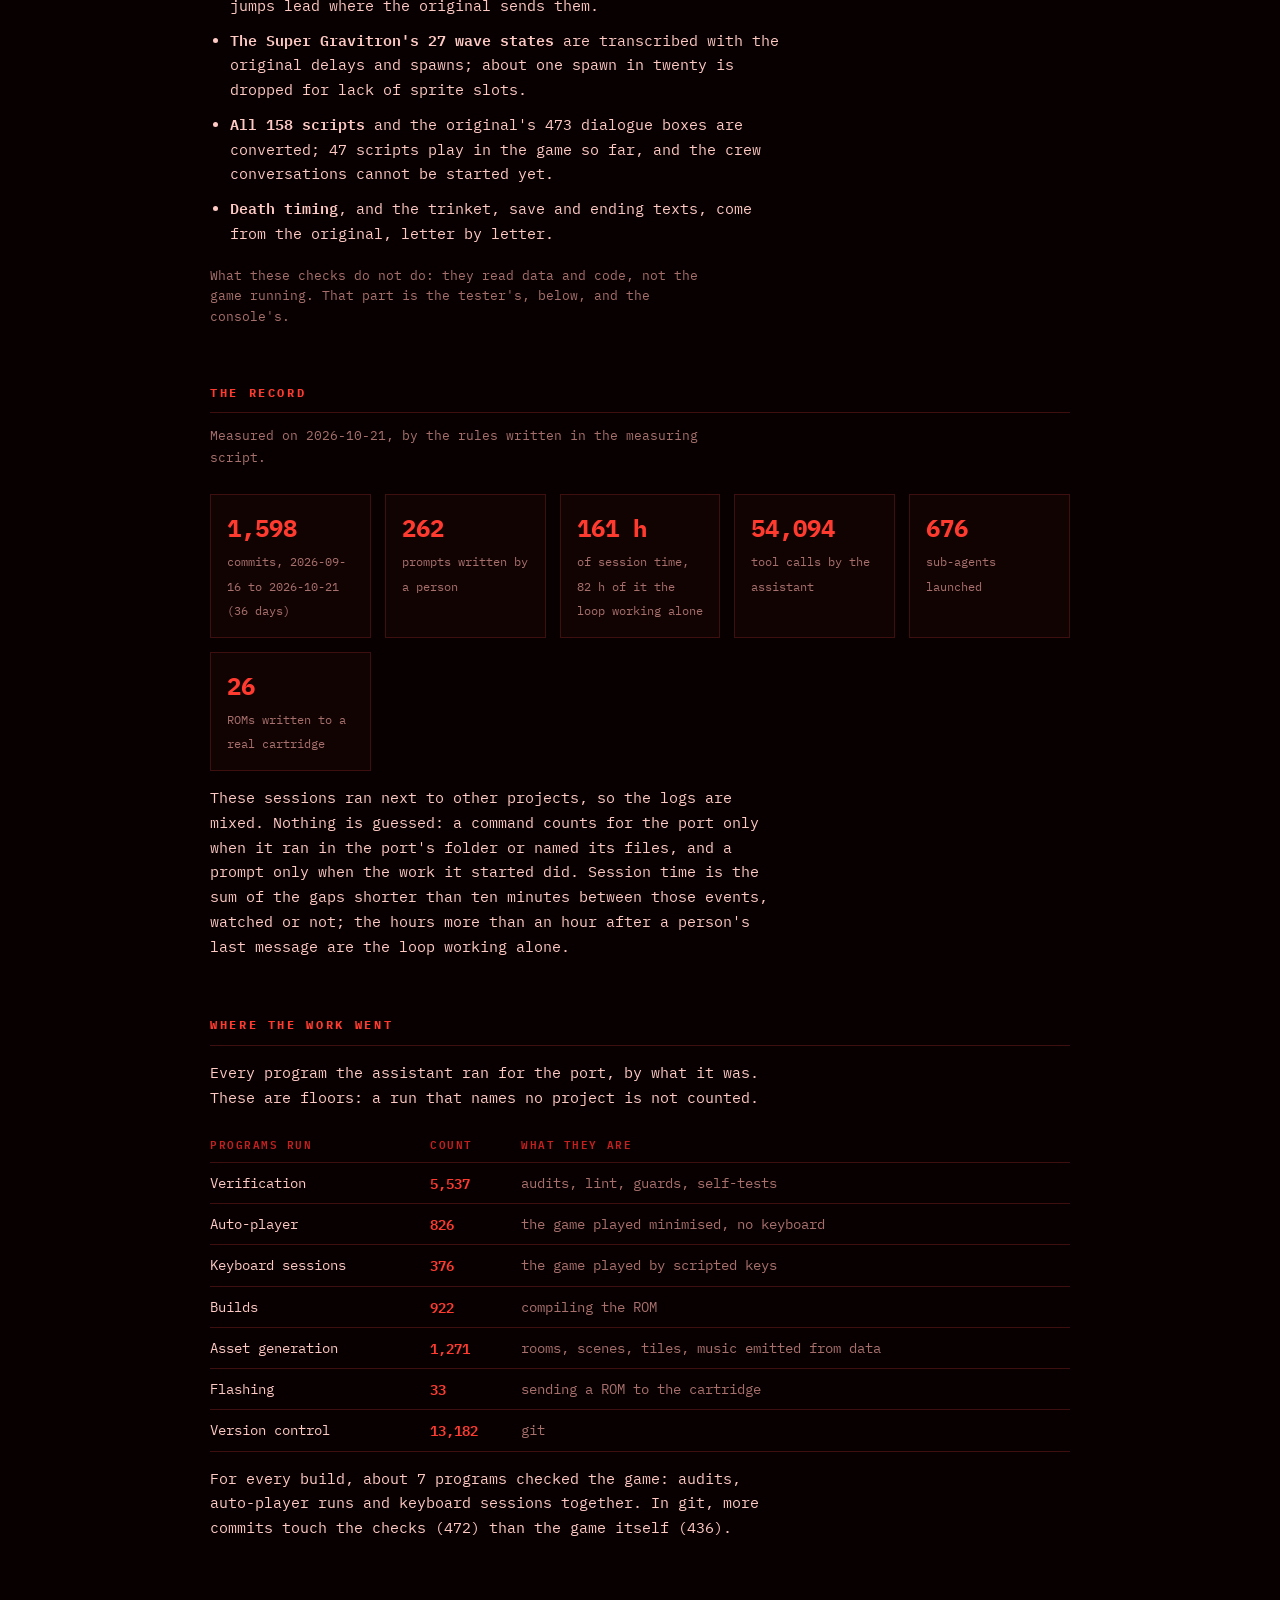
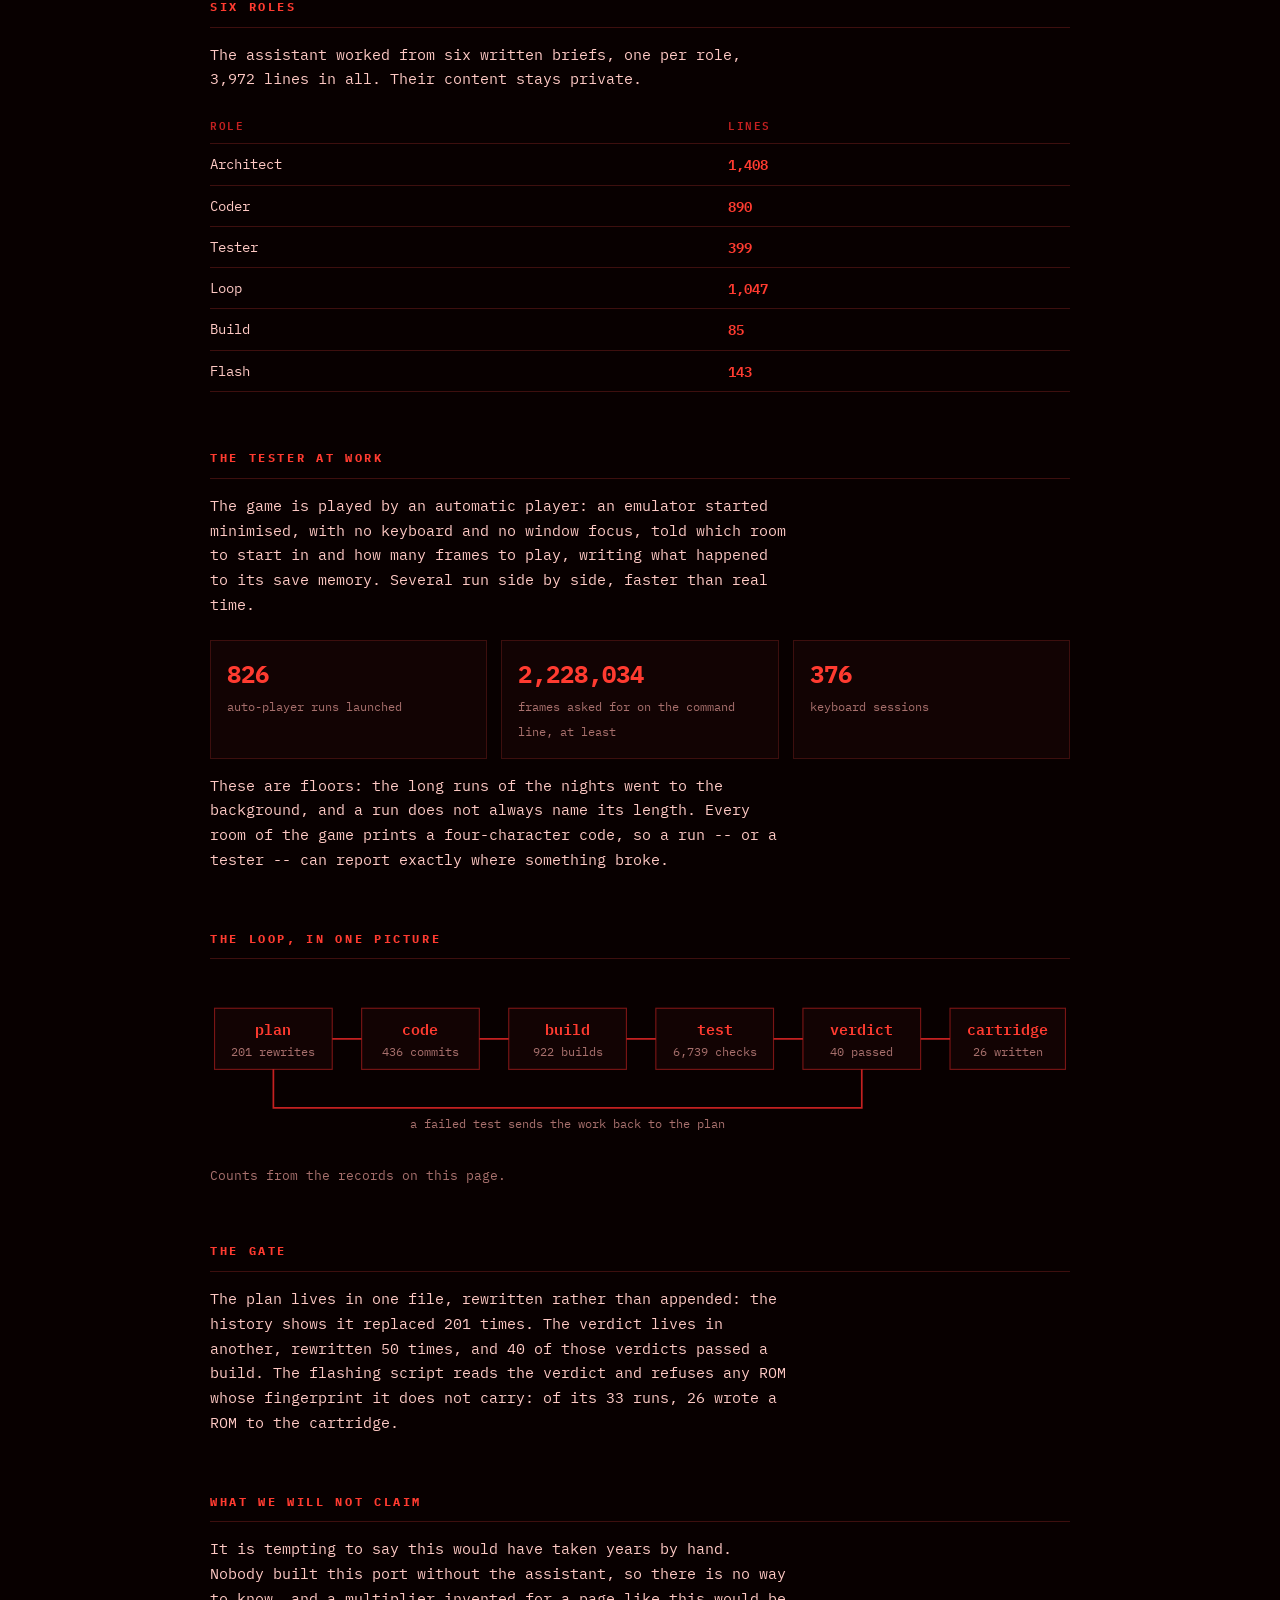
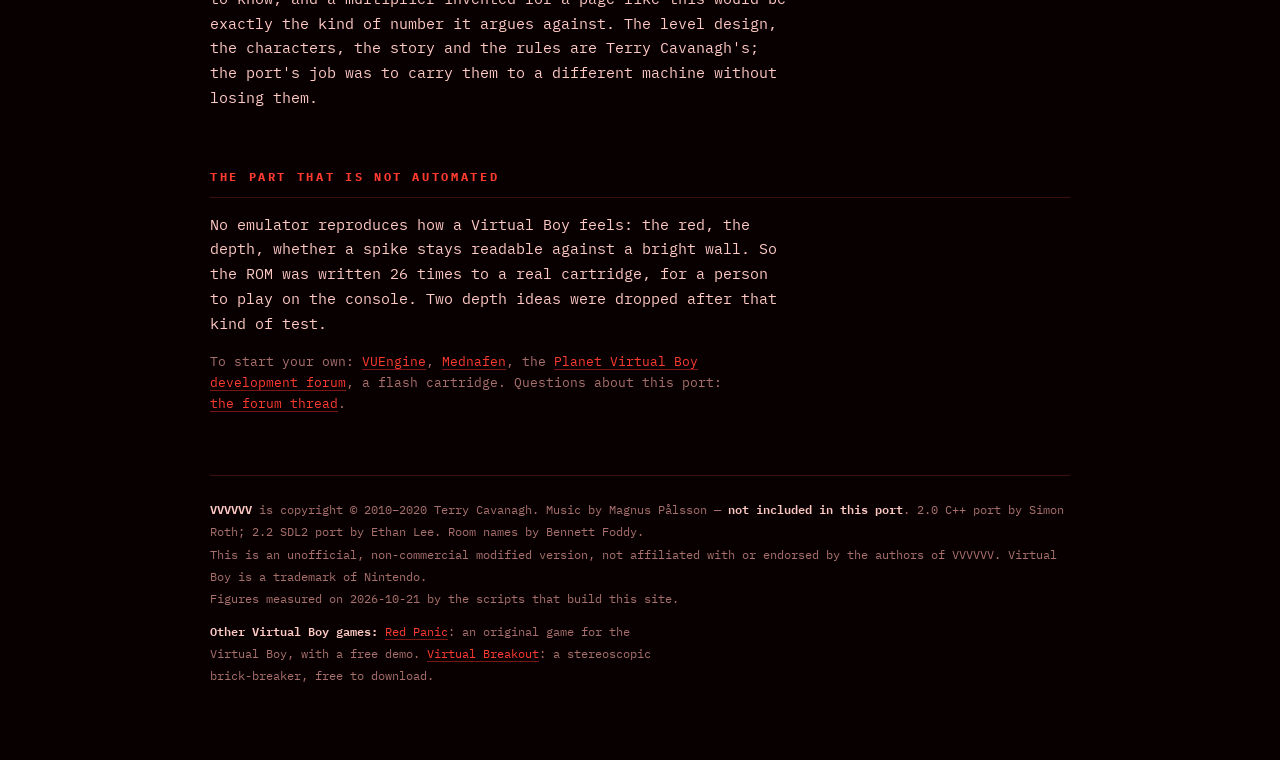
<file: how.html>
<!doctype html>
<html lang="en">
<head>
<meta charset="utf-8">
<meta name="viewport" content="width=device-width, initial-scale=1, viewport-fit=cover">
<meta name="description" content="How Virtual Red Shift, a Virtual Boy port of VVVVVV, was made: counted from the git history and the session logs.">
<meta property="og:type" content="website">
<meta property="og:title" content="How it's made -- Virtual Red Shift">
<meta property="og:description" content="Built from Terry Cavanagh's source and checked against it: the method and the record, counted, not estimated.">
<meta property="og:url" content="https://czarh85.github.io/virtual-red-shift/how.html">
<meta property="og:image" content="https://czarh85.github.io/virtual-red-shift/beta/img/news/x3/title-menu.png">
<meta name="twitter:card" content="summary_large_image">
<link rel="icon" href="data:image/svg+xml,<svg xmlns='http://www.w3.org/2000/svg' viewBox='0 0 16 16'><text y='13' font-size='14'>&#128308;</text></svg>">
<style>
  :root{color-scheme:dark;padding-top:env(safe-area-inset-top,0px);padding-bottom:env(safe-area-inset-bottom,0px)}
  body{margin:0}
  img{max-width:100%}
  [hidden]{display:none!important}
</style>
<title>How it's made - VIRTUAL RED SHIFT</title>
<link rel="preconnect" href="https://fonts.googleapis.com">
<link rel="preconnect" href="https://fonts.gstatic.com" crossorigin>
<link rel="stylesheet" href="https://fonts.googleapis.com/css2?family=IBM+Plex+Mono:wght@400;500;600;700&display=swap">
<style>
  :root{
    --nuit:#080000; --nuit-2:#120303; --trait:#3d0f0e;
    --r1:#7a1515; --r2:#c42020; --r3:#ff3b30;
    --pale:#ffc9c4; --sourd:#a8706d;
    --mono:"IBM Plex Mono",ui-monospace,SFMono-Regular,Menlo,Consolas,monospace;
  }
  *{box-sizing:border-box}
  html,body{background:var(--nuit)}
  body{
    margin:0;font-family:var(--mono);color:var(--pale);font-size:15px;line-height:1.65;
    padding-block:0 72px;padding-left:16px;padding-right:16px;
    background:radial-gradient(1200px 520px at 50% -200px,#2c0808 0%,rgba(8,0,0,0) 72%),var(--nuit);
  }
  .wrap{max-width:860px;margin:0 auto}

  header{padding-block:28px 30px}
  .eyebrow{font-size:11px;letter-spacing:.24em;text-transform:uppercase;color:var(--r2);margin:0 0 18px}
  h1{font-size:clamp(30px,7vw,52px);line-height:1.04;margin:0 0 18px;color:var(--r3);
     font-weight:700;letter-spacing:-.015em;text-wrap:balance}
  .accroche{font-size:clamp(17px,2.6vw,20px);color:var(--pale);margin:0;max-width:60ch}
  .accroche b{color:var(--r3);font-weight:600}

  h2{font-size:12px;letter-spacing:.22em;text-transform:uppercase;color:var(--r3);
     font-weight:700;margin:56px 0 4px;padding-bottom:10px;border-bottom:1px solid var(--trait)}
  .sub{font-size:13px;color:var(--sourd);margin:12px 0 26px;max-width:64ch}
  p{max-width:64ch}

  figure{margin:0 0 30px}
  figure img{display:block;width:100%;max-width:100%;height:auto;
             image-rendering:pixelated;border:1px solid var(--trait);background:#000}
  figcaption{font-size:12.5px;color:var(--sourd);margin-top:9px}
  figcaption b{color:var(--pale);font-weight:600}

  .duo{display:grid;grid-template-columns:repeat(auto-fit,minmax(300px,1fr));gap:22px;margin-bottom:30px}
  .duo figure{margin:0}

  .tableau{overflow-x:auto}
  table{border-collapse:collapse;width:100%;font-size:13.5px;min-width:380px}
  th,td{text-align:left;padding:9px 14px 9px 0;border-bottom:1px solid var(--trait);vertical-align:top}
  th{color:var(--r2);font-weight:600;font-size:11px;letter-spacing:.14em;text-transform:uppercase}
  td.n{font-variant-numeric:tabular-nums;white-space:nowrap;color:var(--r3);font-weight:600}
  td.s{color:var(--sourd)}

  ul{padding-left:20px;margin:0 0 18px;display:grid;gap:10px;max-width:64ch}
  li b{color:var(--pale);font-weight:600}
  code{background:var(--nuit-2);border:1px solid var(--trait);padding:1px 6px;color:var(--r3);font-size:.92em}

  .appel{border-left:3px solid var(--r3);background:var(--nuit-2);padding:20px 22px;margin:28px 0}
  .appel h3{margin:0 0 12px;font-size:16px;color:var(--r3)}
  .appel p{margin:0 0 12px}
  .appel p:last-child{margin:0}

  .rapport{background:var(--nuit-2);border:1px solid var(--trait);padding:16px 18px;margin:20px 0;
           font-size:13.5px;line-height:1.7}
  .rapport .l{color:var(--r2);display:inline-block;min-width:8.5em}

  .petit{font-size:12.5px;color:var(--sourd)}
  .note{font-size:12.5px;color:var(--sourd);border-left:2px solid var(--trait);
        padding-left:14px;margin:26px 0;max-width:64ch}

  a{color:var(--r3);text-decoration-color:var(--r1);text-underline-offset:3px}
  a:hover{text-decoration-color:var(--r3)}
  a:focus-visible{outline:2px solid var(--r3);outline-offset:3px}

  .ou{border:1px solid var(--r1);background:var(--nuit-2);padding:20px 22px;margin:30px 0}
  .ou h3{margin:0 0 10px;font-size:16px;color:var(--r3)}
  .ou p{margin:0 0 10px}
  .ou p:last-child{margin:0}

  .source{border-top:1px solid var(--trait);border-bottom:1px solid var(--trait);
          padding:22px 0;margin:34px 0 0}
  .source p{margin:0 0 12px}
  .source p:last-child{margin:0}
  .source b{color:var(--pale);font-weight:600}

  footer{margin-top:62px;padding-top:22px;border-top:1px solid var(--trait);
         font-size:12px;color:var(--sourd);line-height:1.85}
  footer b{color:var(--pale);font-weight:600}

  /* The shared menu bar: the same values as the beta style sheet, one fixed width centred on the screen. */
  header.bandeau{display:flex;flex-wrap:wrap;justify-content:space-between;align-items:baseline;
    gap:.5rem 1.5rem;padding:1.25rem 0;border-bottom:1px solid #3a0a0a;
    width:min(calc(75rem - 32px),calc(100vw - 32px));position:relative;left:50%;
    transform:translateX(-50%);
    font:1rem/1.6 system-ui,-apple-system,"Segoe UI",sans-serif;color:#f2d6d6}
  .bandeau a{color:#ff2a2a;text-decoration-color:currentColor;text-underline-offset:auto}
  .bandeau a:focus-visible{outline:2px solid #ff2a2a;outline-offset:2px}
  .bandeau .marque{margin:0;max-width:none;font-weight:700;letter-spacing:.12em}
  .bandeau .marque a{text-decoration:none}
  .bandeau .marque span{color:#a86060;font-weight:400;letter-spacing:0;margin-left:.4rem}
  .bandeau nav a{margin-right:1rem}
  .bandeau nav a:last-child{margin-right:0}
  .bandeau nav a[aria-current]{color:#f2d6d6;text-decoration:none}
  /* The other games of the player after the tabs (AUTRES), a thin rule before them. */
  .bandeau nav.jeux{padding-left:1rem;border-left:1px solid #3a0a0a}
  .bandeau nav.jeux a{color:#d84a4a}
  footer .autres{margin:10px 0 0}
</style>
<style>
  .releve{display:grid;grid-template-columns:repeat(auto-fit,minmax(150px,1fr));gap:14px;margin:22px 0 10px}
  .releve div{background:var(--nuit-2);border:1px solid var(--trait);padding:14px 16px}
  .releve b{display:block;font-size:24px;color:var(--r3);font-variant-numeric:tabular-nums}
  .releve span{font-size:12px;color:var(--sourd)}
  .role{border-left:3px solid var(--r1);padding:4px 0 4px 16px;margin:0 0 18px}
  .role h3{margin:0 0 4px;font-size:15px;color:var(--r3)}
  .role p{margin:0}
  .role .l{color:var(--sourd);font-size:12px}
  .boucle svg{display:block;width:100%;height:auto;max-width:100%}
</style>
</head>
<body>
<div class="wrap">

<header class="bandeau">
<p class="marque"><a href="beta/index.html">VIRTUAL RED SHIFT</a> <span>closed beta</span></p>
<nav><a href="beta/news.html">News</a> <a href="demo/">Demo</a> <a href="./">Project</a> <a href="how.html" aria-current="page">How it's made</a> <a href="https://www.virtual-boy.com/forums/t/beta-release-vvvvvv-red-shift/">Forum</a></nav>
<nav class="jeux" aria-label="Other Virtual Boy games"><a href="https://czarh85.github.io/red-panic/">Red Panic</a> <a href="https://czarh85.github.io/virtual-breakout/">Virtual Breakout</a></nav>
</header>

<header>
  <p class="eyebrow">Virtual Red Shift &middot; how it's made</p>
  <h1>Counted, not estimated</h1>
  <p class="accroche">This port was built with an AI coding assistant. That invites an
  assumption: that someone typed a prompt and the game appeared. This page is the record
  of what happened instead, read from the git history and the session logs by a script
  that runs every time the site is rebuilt.</p>
</header>

<h2 id="source">Built from Terry Cavanagh's source</h2>
<p>VVVVVV is Terry Cavanagh's game. In 2020 he published its source code "for others to
learn from, to inspire new work". This port exists because of that: it reads the game's
logic from that source (his game, as carried to C++ by Simon Roth and to SDL2 by Ethan
Lee) and takes his level data: the room layouts, where
every entity stands, the text of every scene. The rooms you play are his rooms.</p>
<p>What it does not take: the art, the music and the sound, which are not part of the
published source and stay his and Magnus P&aring;lsson's. Every graphic is redrawn for a
384 by 224 screen in four shades of red; the port plays sixteen original chiptune tracks.
The Virtual Boy adds one thing the original never had: depth.</p>
<p class="petit">VVVVVV is still for sale at
<a href="https://thelettervsixtim.es/">thelettervsixtim.es</a>, with the art and the
soundtrack this port does not have.</p>

<h2 id="fidelity">Checked against the original</h2>
<p>The original runs its logic at 29.41 frames per second; the Virtual Boy runs at
50, so speeds, accelerations and delays are converted from the original values in 8.8
fixed point. 28 purpose-built checks compare the port with the published source; on
2026-09-26, 26 passed and 2 failed (an epilogue token still drawn with a placeholder, and
one final-level announcement). What the passing checks establish:</p>
<ul>
  <li><b>The player's collision box</b> (12 by 21 pixels) and walking-animation cadence are
  read from the original source and match.</li>
  <li><b>Gravity, terminal fall speed, vertical friction and top running speed</b> are the
  original values converted; the worst rounding is 0.64 %, and a 240-pixel fall drifts by
  0.07 of a pixel. <b>Walking acceleration and stopping do not yet follow the original's
  model</b>: the port starts and stops faster.</li>
  <li><b>All 418 room layouts</b> of the five zones come from the level data, and no room's
  collision differs from the original.</li>
  <li><b>163 moving enemies and platforms</b>, simulated over 1,500 original frames, stay
  within one step of the original paths; the 20 wrap-around rooms match frame by frame.</li>
  <li><b>The 204 checkpoints</b> respawn at the original spot and orientation; the 16
  teleport tokens and the 35 scripted room jumps lead where the original sends them.</li>
  <li><b>The Super Gravitron's 27 wave states</b> are transcribed with the original delays
  and spawns; about one spawn in twenty is dropped for lack of sprite slots.</li>
  <li><b>All 158 scripts</b> and the original's 473 dialogue boxes are converted; 47 scripts
  play in the game so far, and the crew conversations cannot be started yet.</li>
  <li><b>Death timing</b>, and the trinket, save and ending texts, come from the original,
  letter by letter.</li>
</ul>
<p class="petit">What these checks do not do: they read data and code, not the game
running. That part is the tester's, below, and the console's.</p>

<h2 id="record">The record</h2>
<p class="sub">Measured on 2026-10-21, by the rules written in the measuring script.</p>
<div class="releve">
  <div><b>1,598</b><span>commits, 2026-09-16 to 2026-10-21 (36 days)</span></div>
  <div><b>262</b><span>prompts written by a person</span></div>
  <div><b>161 h</b><span>of session time, 82 h of it the loop working alone</span></div>
  <div><b>54,094</b><span>tool calls by the assistant</span></div>
  <div><b>676</b><span>sub-agents launched</span></div>
  <div><b>26</b><span>ROMs written to a real cartridge</span></div>
</div>
<p>These sessions ran next to other projects, so the logs are mixed. Nothing is guessed: a
command counts for the port only when it ran in the port's folder or named its files, and
a prompt only when the work it started did. Session time is the sum of the gaps shorter
than ten minutes between those events, watched or not; the hours more than an hour after a
person's last message are the loop working alone.</p>

<h2 id="work">Where the work went</h2>
<p>Every program the assistant ran for the port, by what it was. These are floors: a run
that names no project is not counted.</p>
<div class="tableau">
<table>
  <thead><tr><th>Programs run</th><th>Count</th><th>What they are</th></tr></thead>
  <tbody>
    <tr><td>Verification</td><td class="n">5,537</td><td class="s">audits, lint, guards, self-tests</td></tr>
    <tr><td>Auto-player</td><td class="n">826</td><td class="s">the game played minimised, no keyboard</td></tr>
    <tr><td>Keyboard sessions</td><td class="n">376</td><td class="s">the game played by scripted keys</td></tr>
    <tr><td>Builds</td><td class="n">922</td><td class="s">compiling the ROM</td></tr>
    <tr><td>Asset generation</td><td class="n">1,271</td><td class="s">rooms, scenes, tiles, music emitted from data</td></tr>
    <tr><td>Flashing</td><td class="n">33</td><td class="s">sending a ROM to the cartridge</td></tr>
    <tr><td>Version control</td><td class="n">13,182</td><td class="s">git</td></tr>
  </tbody>
</table>
</div>
<p>For every build, about 7 programs checked the game: audits, auto-player runs and
keyboard sessions together. In git, more commits touch the checks (472) than
the game itself (436).</p>

<h2 id="roles">Six roles</h2>
<p>The assistant worked from six written briefs, one per role, 3,972 lines in
all. Their content stays private.</p>
<div class="tableau">
<table>
  <thead><tr><th>Role</th><th>Lines</th></tr></thead>
  <tbody>
    <tr><td>Architect</td><td class="n">1,408</td></tr>
    <tr><td>Coder</td><td class="n">890</td></tr>
    <tr><td>Tester</td><td class="n">399</td></tr>
    <tr><td>Loop</td><td class="n">1,047</td></tr>
    <tr><td>Build</td><td class="n">85</td></tr>
    <tr><td>Flash</td><td class="n">143</td></tr>
  </tbody>
</table>
</div>

<h2 id="tester">The tester at work</h2>
<p>The game is played by an automatic player: an emulator started minimised, with no
keyboard and no window focus, told which room to start in and how many frames to play,
writing what happened to its save memory. Several run side by side, faster than real
time.</p>
<div class="releve">
  <div><b>826</b><span>auto-player runs launched</span></div>
  <div><b>2,228,034</b><span>frames asked for on the command line, at least</span></div>
  <div><b>376</b><span>keyboard sessions</span></div>
</div>
<p>These are floors: the long runs of the nights went to the background, and a run does
not always name its length. Every room of the game prints a four-character code, so a run
-- or a tester -- can report exactly where something broke.</p>

<h2 id="loop">The loop, in one picture</h2>
<figure class="boucle">
<svg viewBox="0 0 760 170" role="img" aria-labelledby="boucle-titre">
<title id="boucle-titre">Plan, code, build, test, verdict, cartridge: the loop and its counts</title>
<g font-family="IBM Plex Mono, ui-monospace, monospace" font-size="13" text-anchor="middle">
  <g fill="#120303" stroke="#7a1515">
    <rect x="4" y="40" width="104" height="54"/><rect x="134" y="40" width="104" height="54"/>
    <rect x="264" y="40" width="104" height="54"/><rect x="394" y="40" width="104" height="54"/>
    <rect x="524" y="40" width="104" height="54"/><rect x="654" y="40" width="102" height="54"/>
  </g>
  <g fill="#ff3b30" font-weight="600">
    <text x="56" y="64">plan</text><text x="186" y="64">code</text><text x="316" y="64">build</text>
    <text x="446" y="64">test</text><text x="576" y="64">verdict</text><text x="705" y="64">cartridge</text>
  </g>
  <g fill="#a8706d" font-size="11">
    <text x="56" y="82">201 rewrites</text><text x="186" y="82">436 commits</text>
    <text x="316" y="82">922 builds</text><text x="446" y="82">6,739 checks</text>
    <text x="576" y="82">40 passed</text><text x="705" y="82">26 written</text>
  </g>
  <g stroke="#c42020" fill="none" stroke-width="1.5">
    <path d="M108 67h26M238 67h26M368 67h26M498 67h26M628 67h26"/>
    <path d="M576 94v34H56V94"/>
  </g>
  <text x="316" y="146" fill="#a8706d" font-size="11">a failed test sends the work back to the plan</text>
</g>
</svg>
<figcaption>Counts from the records on this page.</figcaption>
</figure>

<h2 id="gate">The gate</h2>
<p>The plan lives in one file, rewritten rather than appended: the history shows it
replaced 201 times. The verdict lives in another, rewritten 50 times, and
40 of those verdicts passed a build. The flashing script reads the verdict and
refuses any ROM whose fingerprint it does not carry: of its 33 runs,
26 wrote a ROM to the cartridge.</p>

<h2 id="claims">What we will not claim</h2>
<p>It is tempting to say this would have taken years by hand. Nobody built this port
without the assistant, so there is no way to know, and a multiplier invented for a page
like this would be exactly the kind of number it argues against. The level design, the
characters, the story and the rules are Terry Cavanagh's; the port's job was to carry them
to a different machine without losing them.</p>

<h2 id="console">The part that is not automated</h2>
<p>No emulator reproduces how a Virtual Boy feels: the red, the depth, whether a spike
stays readable against a bright wall. So the ROM was written 26 times to a real
cartridge, for a person to play on the console. Two depth ideas were dropped after that
kind of test.</p>

<p class="petit">To start your own: <a href="https://www.vuengine.dev/">VUEngine</a>,
<a href="https://mednafen.github.io/">Mednafen</a>, the
<a href="https://www.virtual-boy.com/forums/f/development/">Planet Virtual Boy development
forum</a>, a flash cartridge. Questions about this port:
<a href="https://www.virtual-boy.com/forums/t/beta-release-vvvvvv-red-shift/">the forum thread</a>.</p>

<footer>
  <b>VVVVVV</b> is copyright &copy; 2010&ndash;2020 Terry Cavanagh. Music by Magnus
  P&aring;lsson &mdash; <b>not included in this port</b>. 2.0 C++ port by Simon Roth; 2.2
  SDL2 port by Ethan Lee. Room names by Bennett Foddy.<br>This is an unofficial,
  non-commercial modified version, not affiliated with or endorsed by the authors of
  VVVVVV. Virtual Boy is a trademark of Nintendo.<br>
  Figures measured on 2026-10-21 by the scripts that build this site.
  <p class="autres"><b>Other Virtual Boy games:</b> <a href="https://czarh85.github.io/red-panic/">Red Panic</a>: an original game for the Virtual Boy, with a free demo. <a href="https://czarh85.github.io/virtual-breakout/">Virtual Breakout</a>: a stereoscopic brick-breaker, free to download.</p>
</footer>

</div>
</body>
</html>
</file>
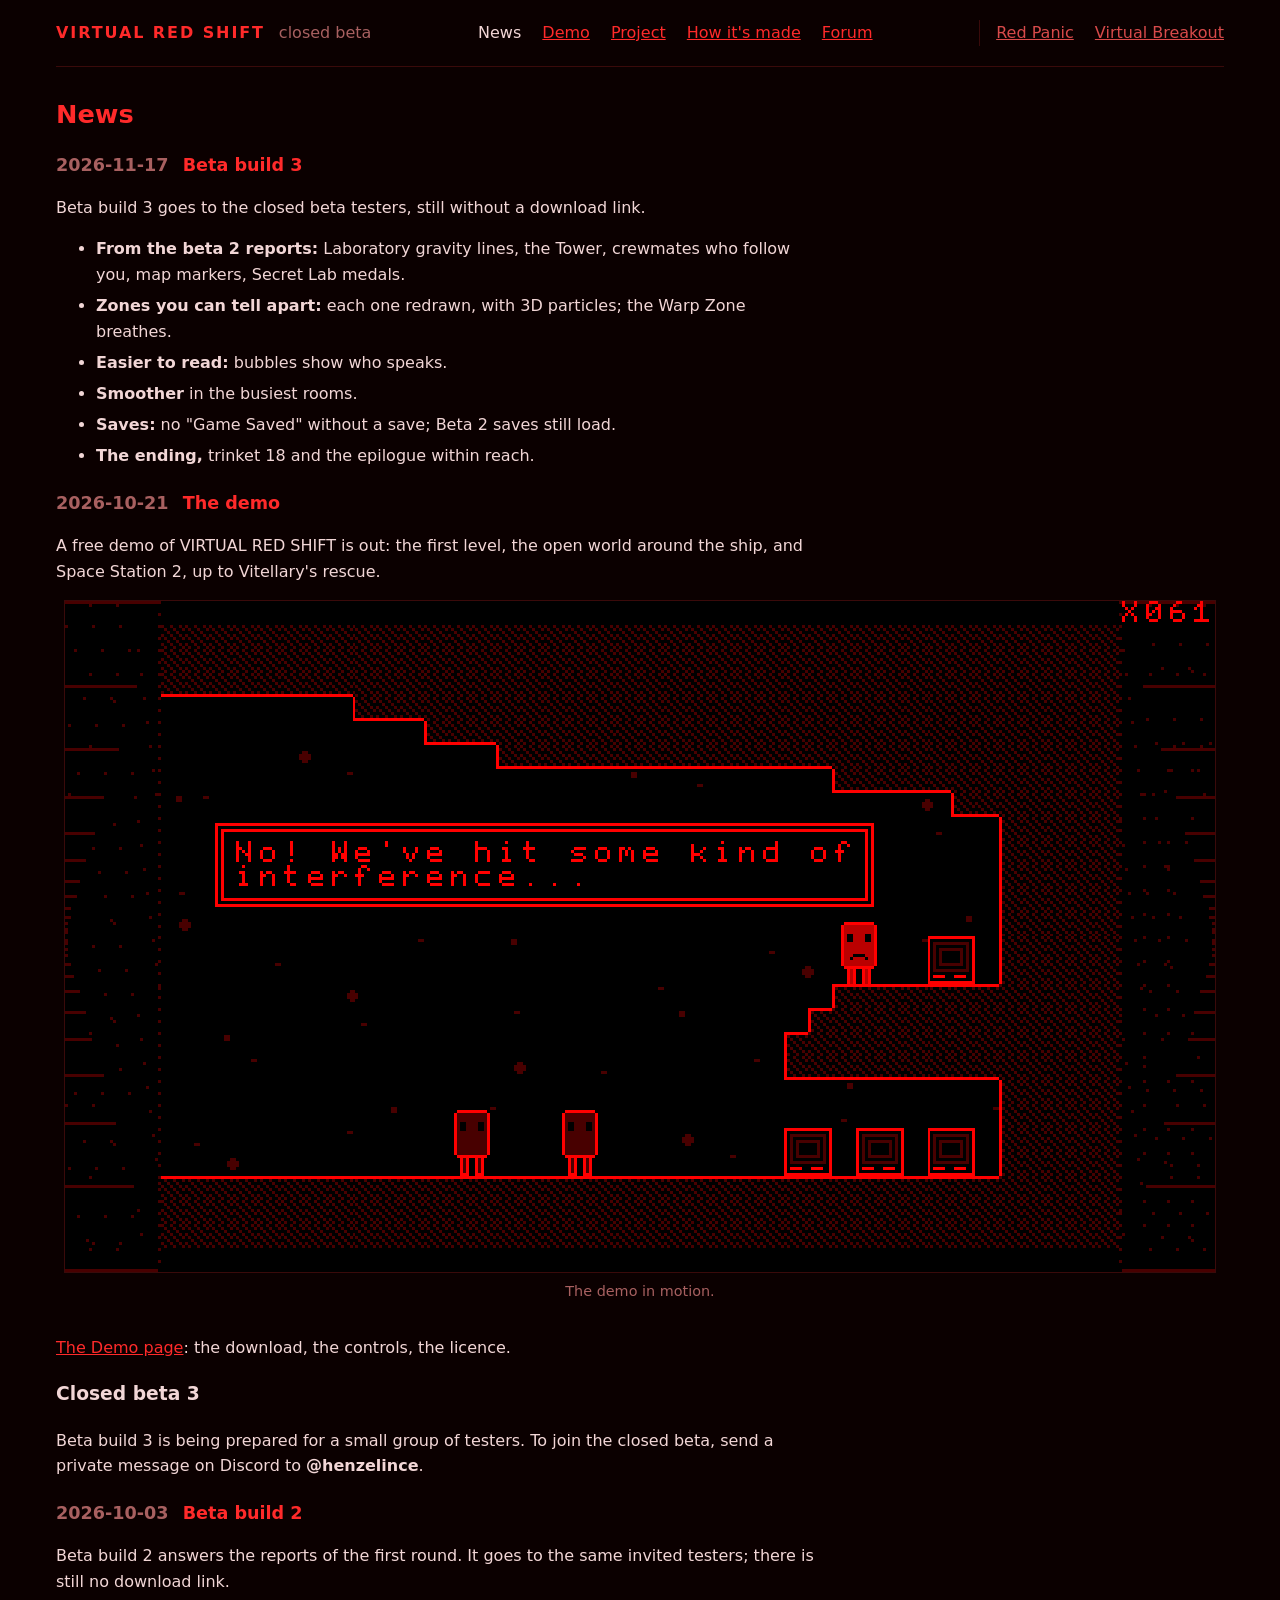
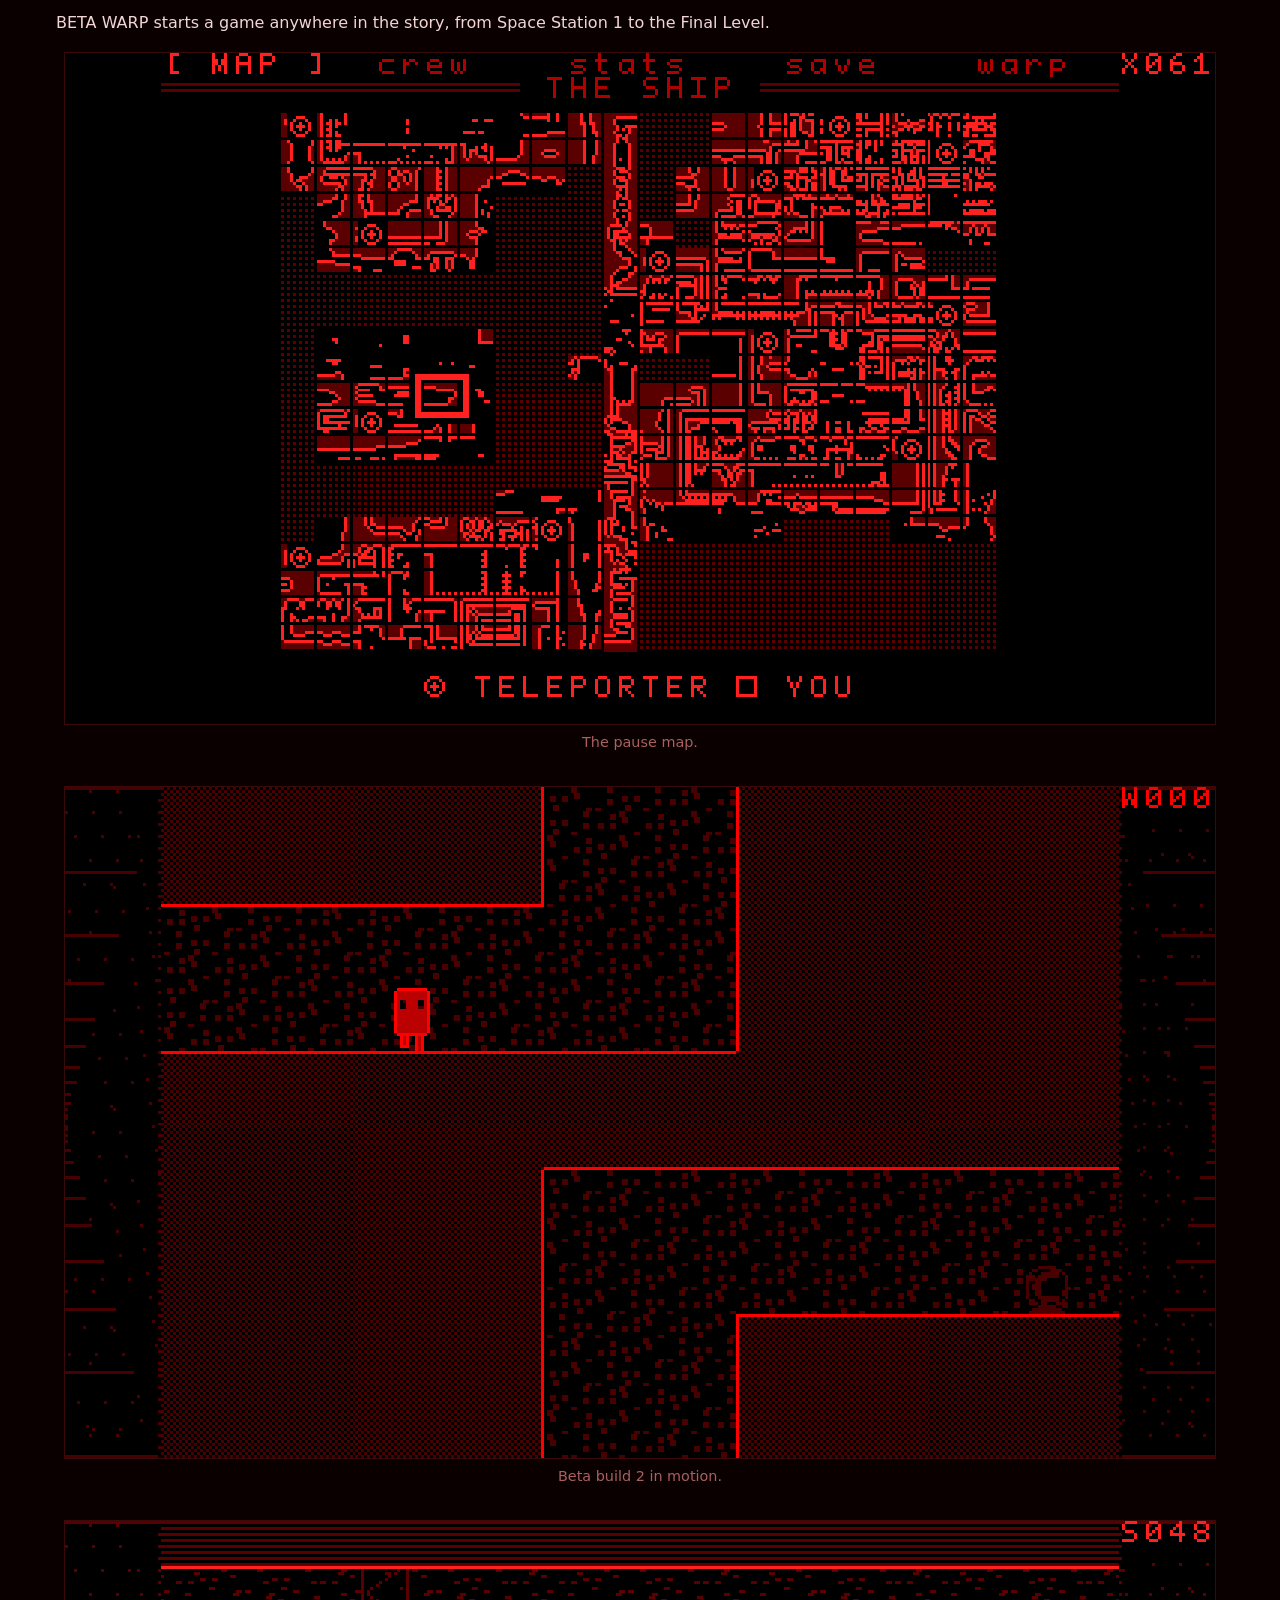
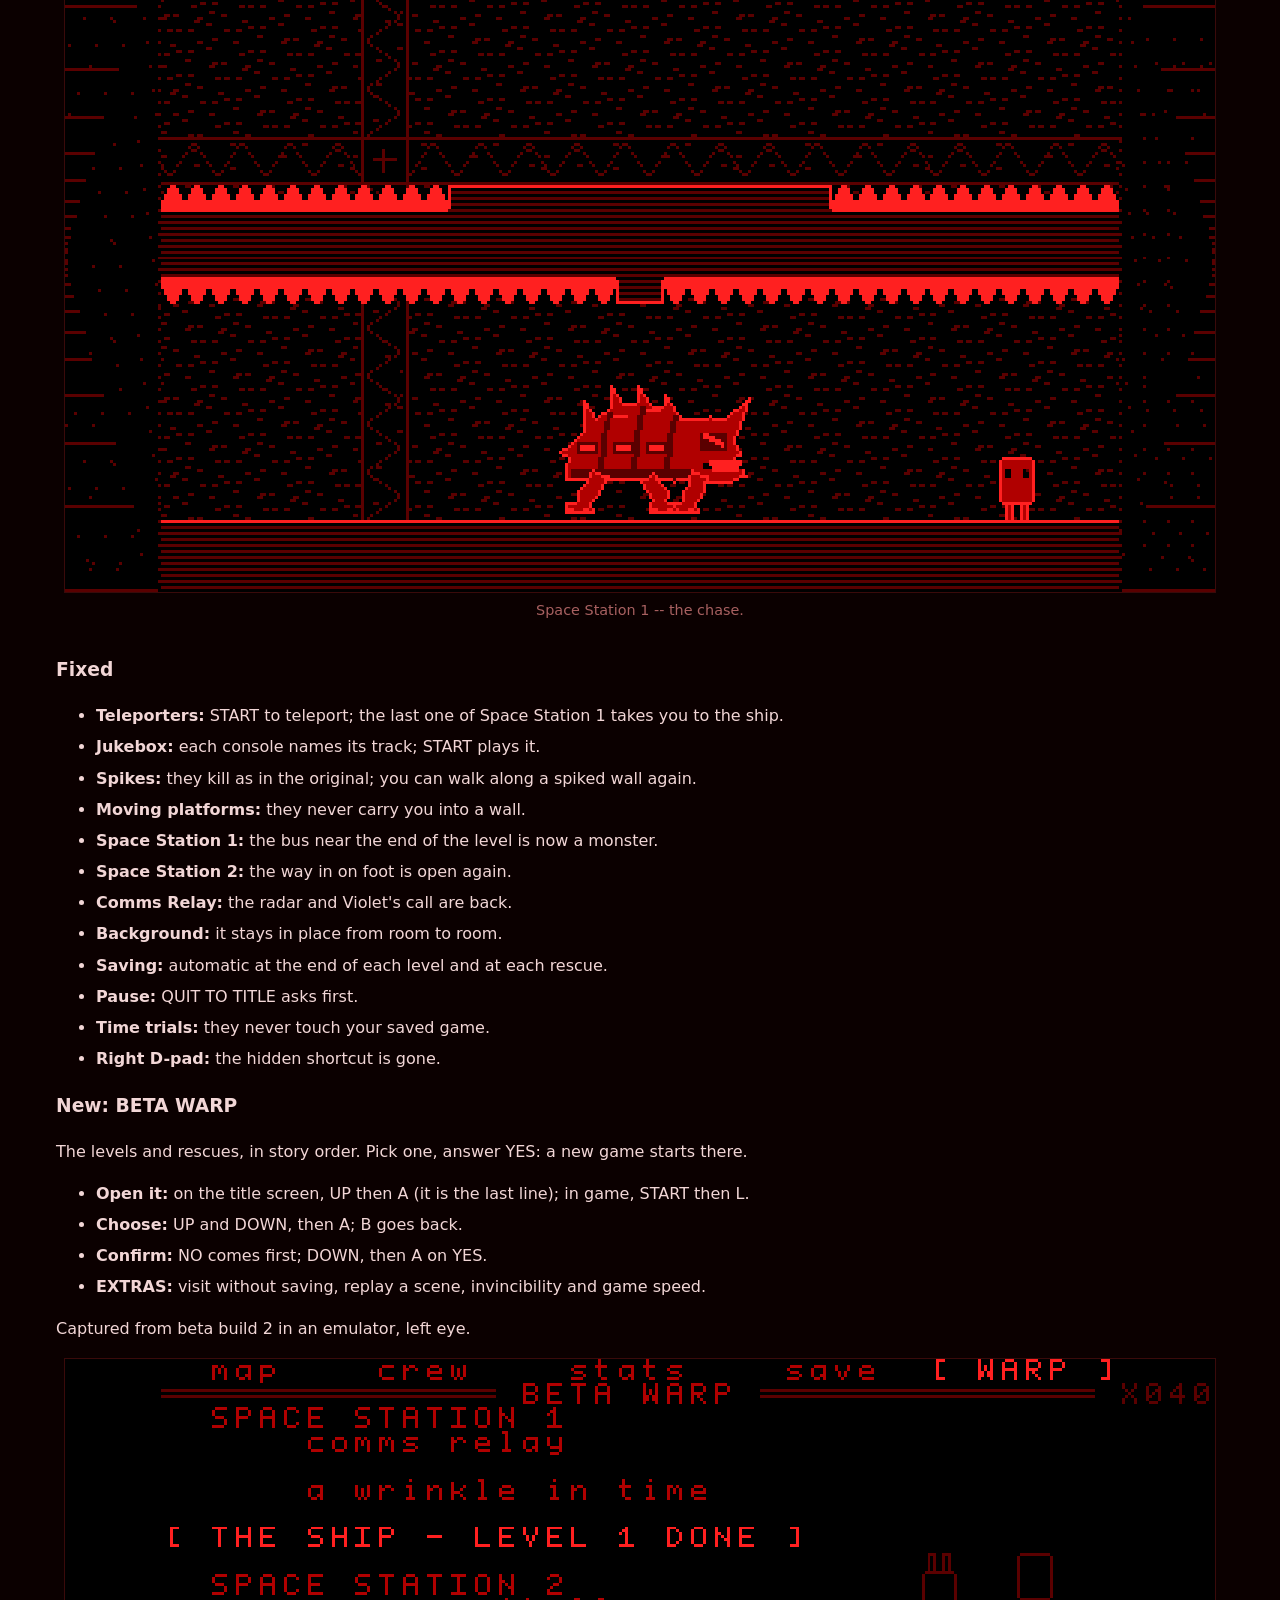
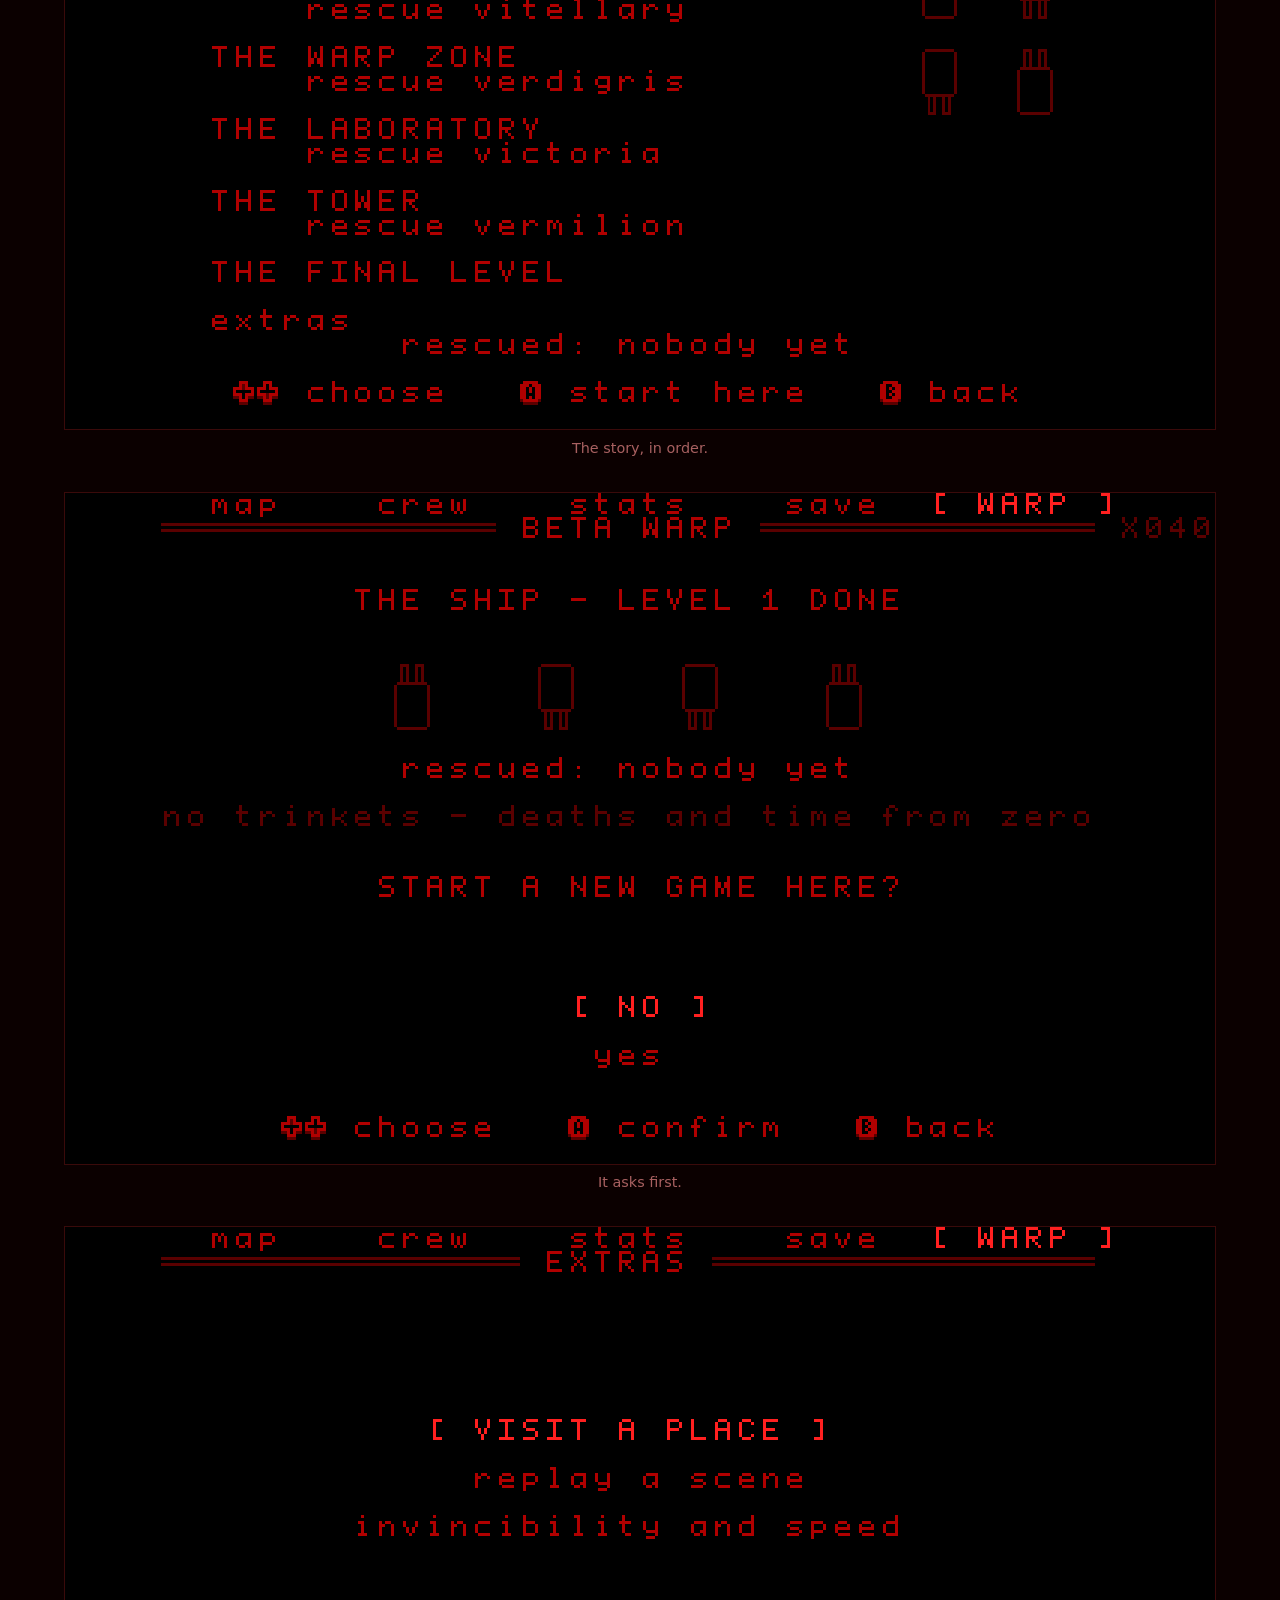
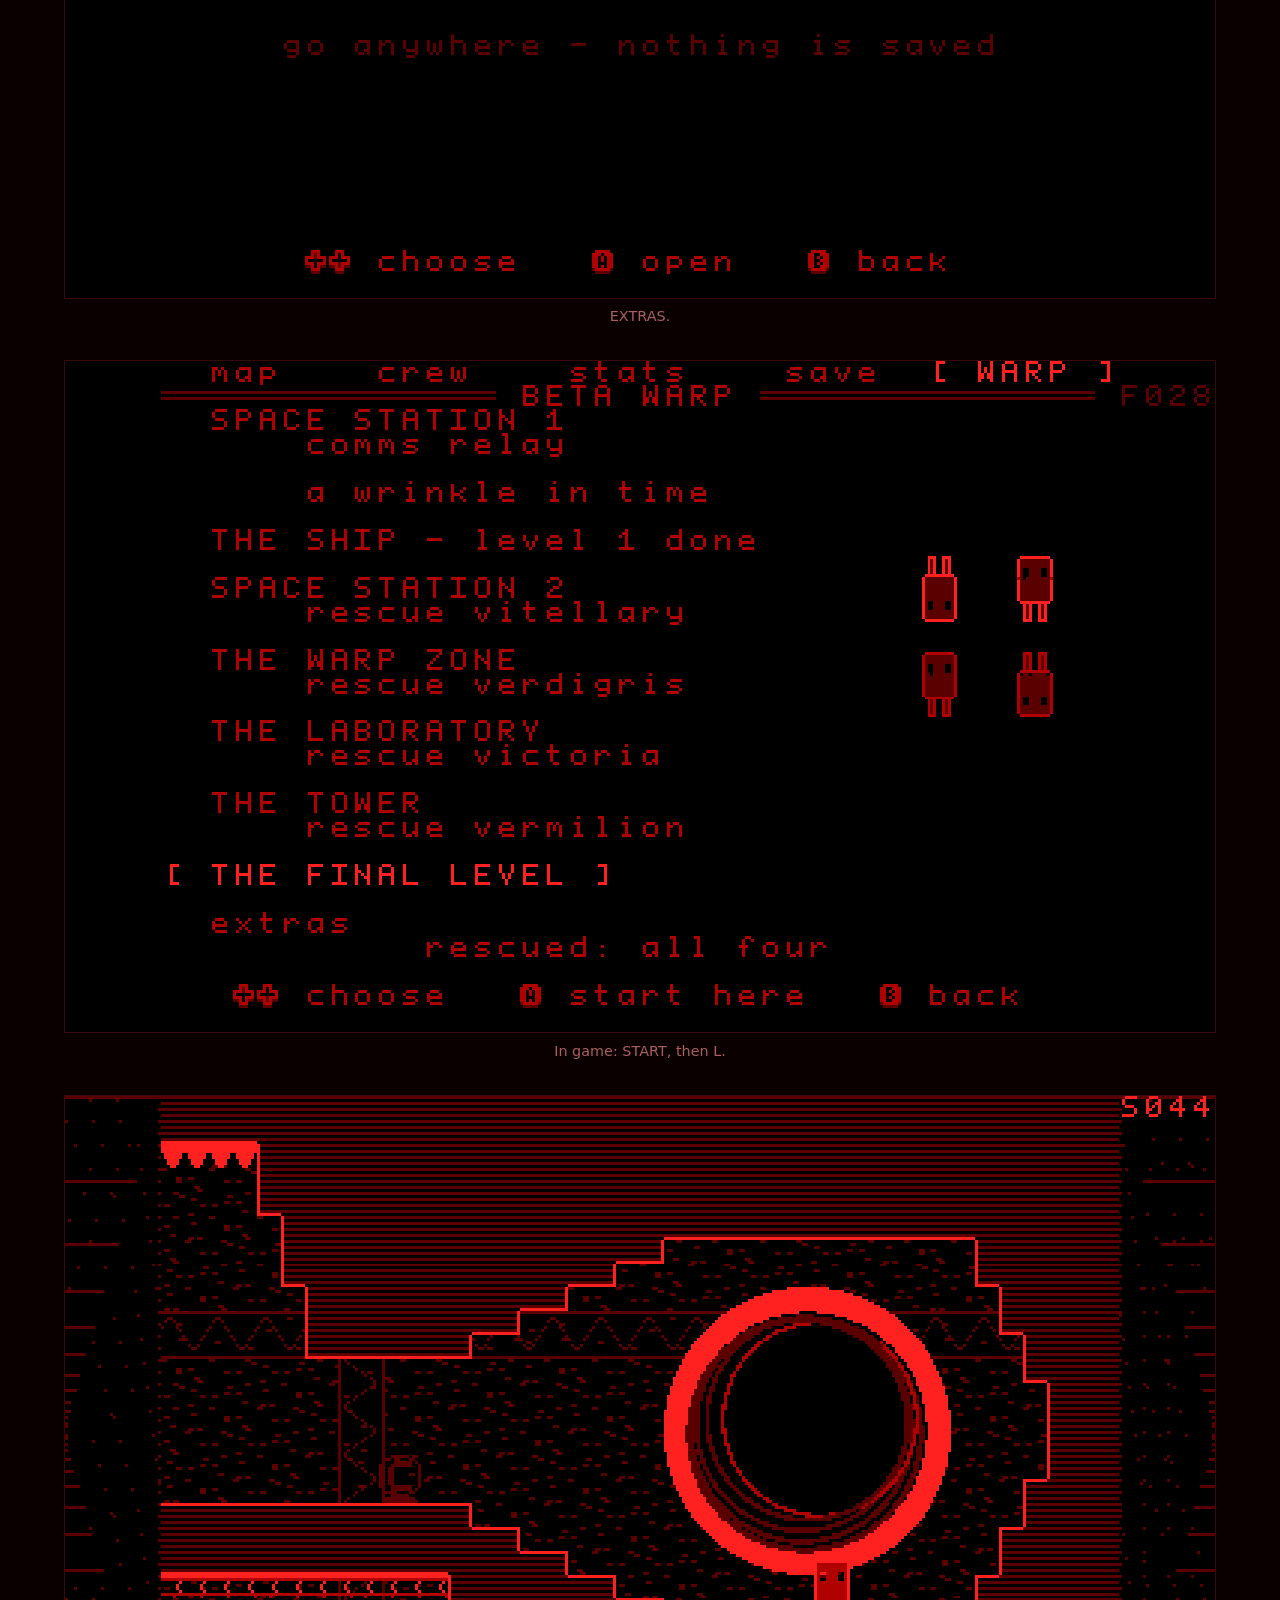
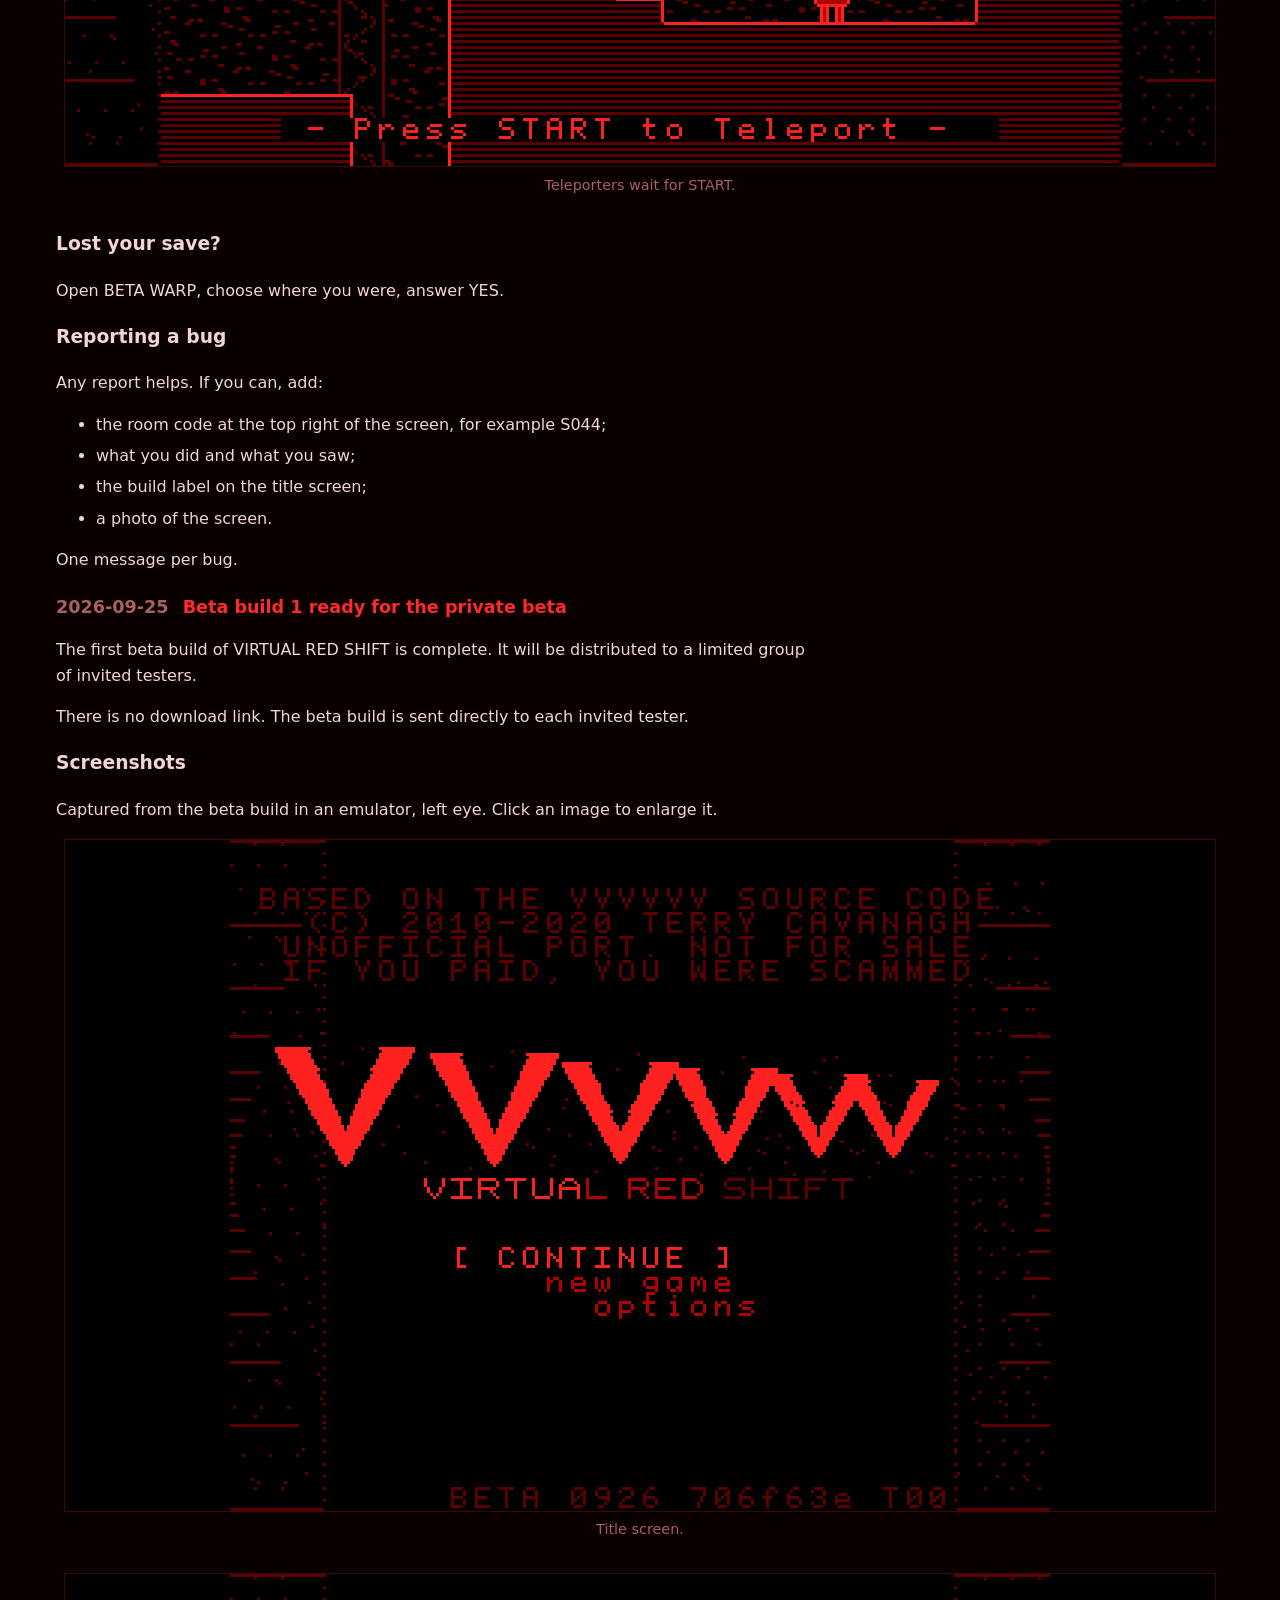
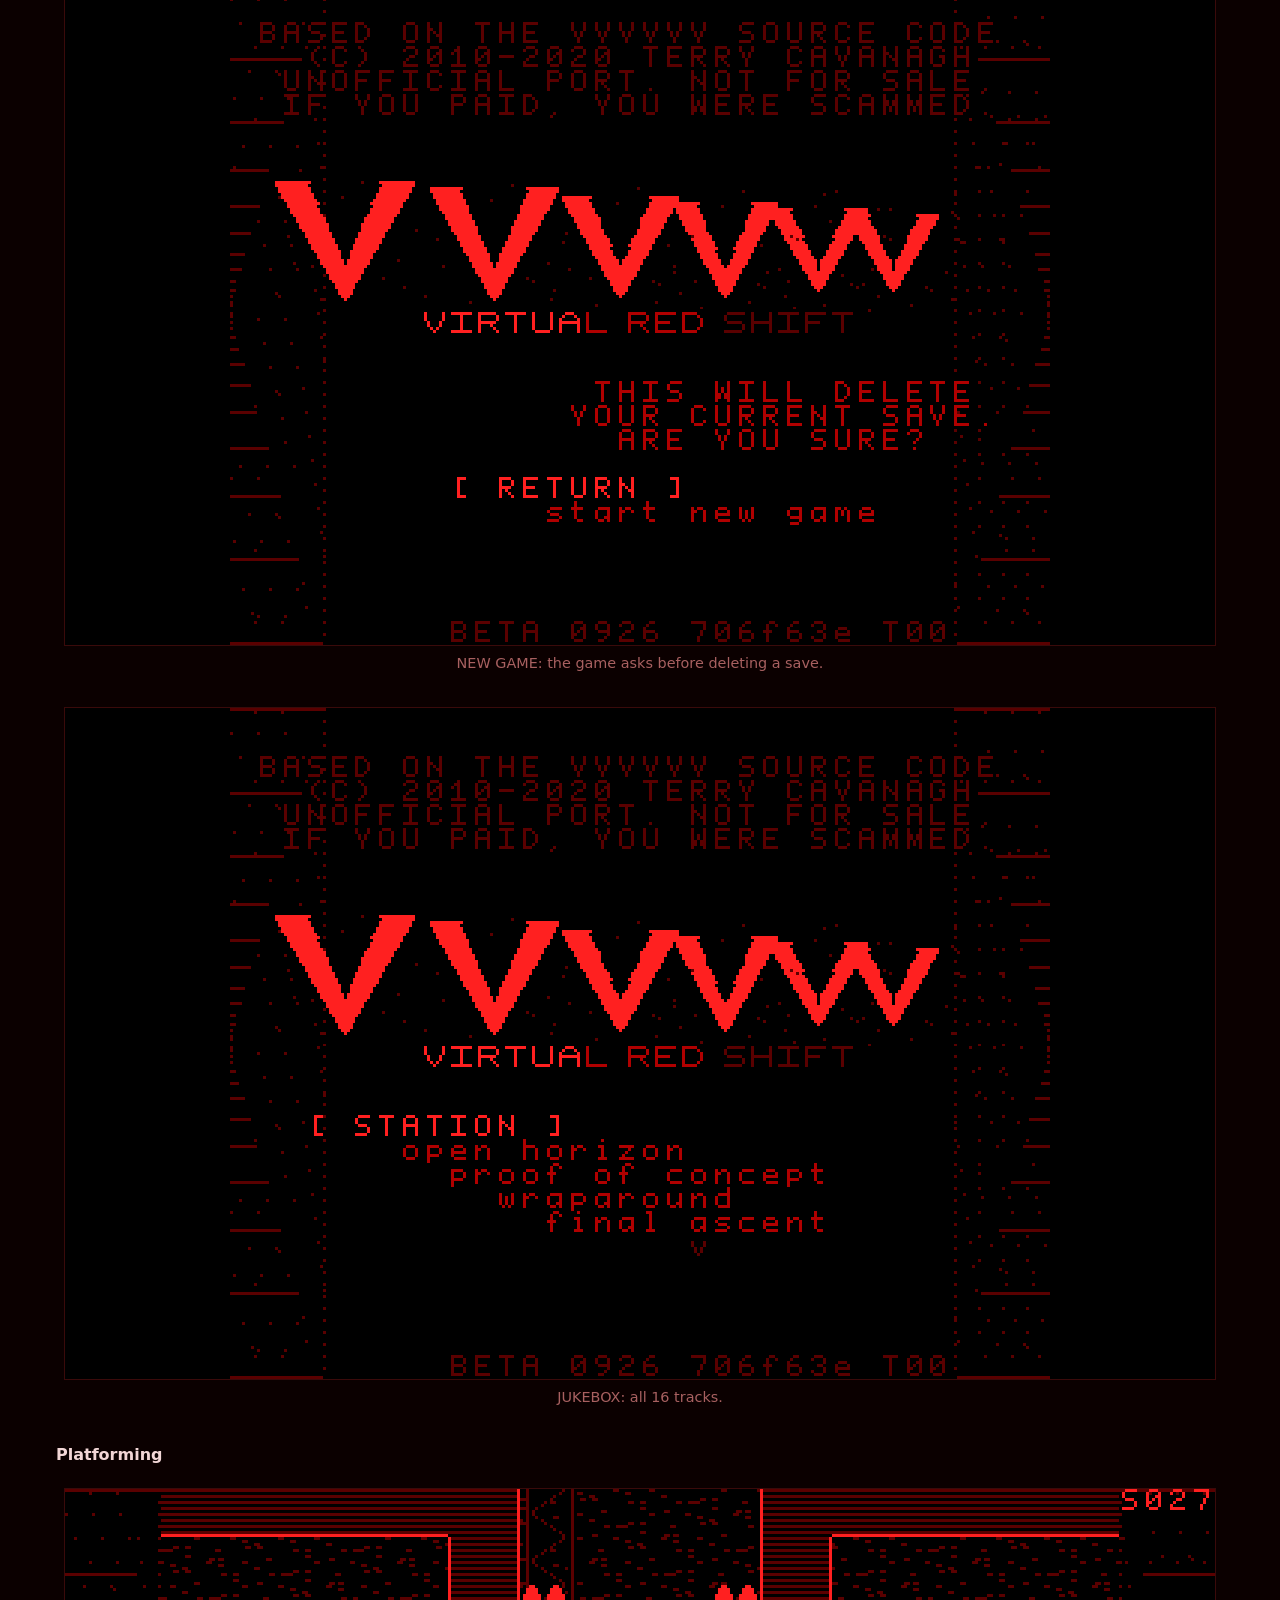
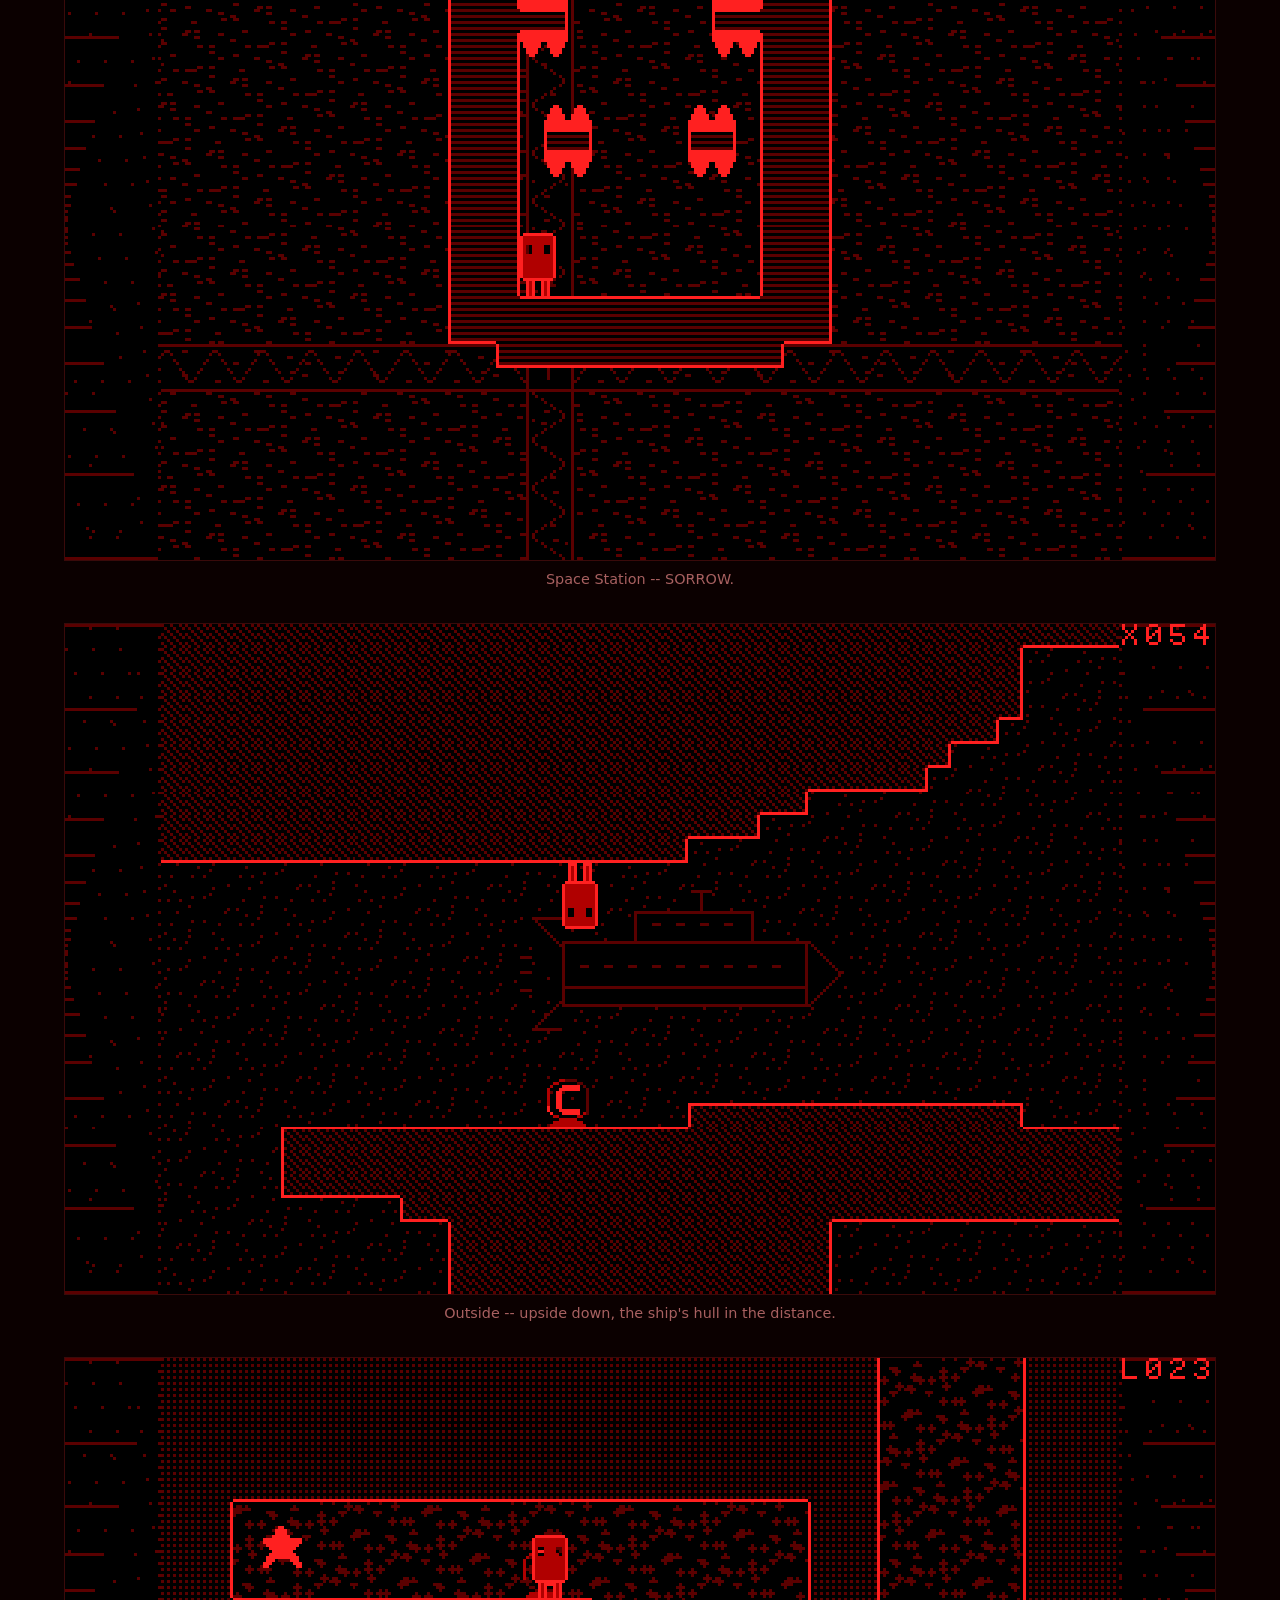
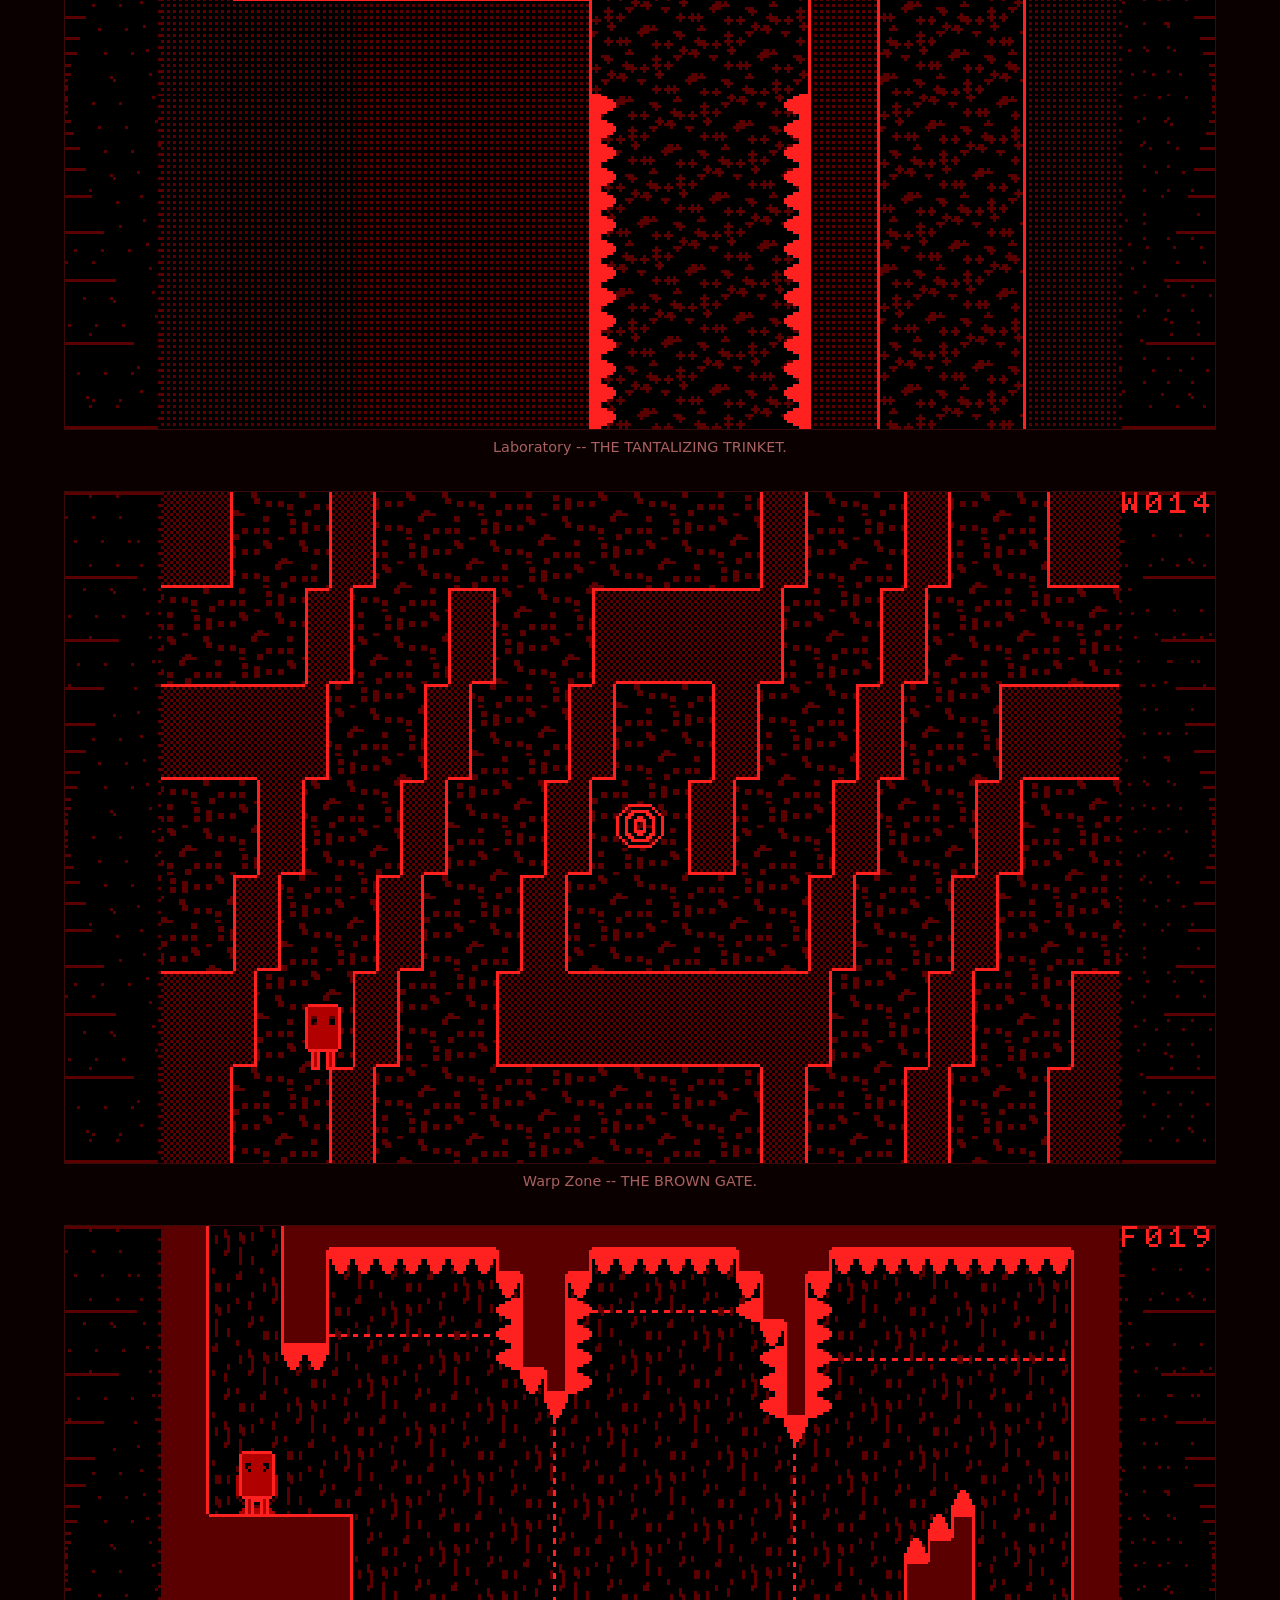
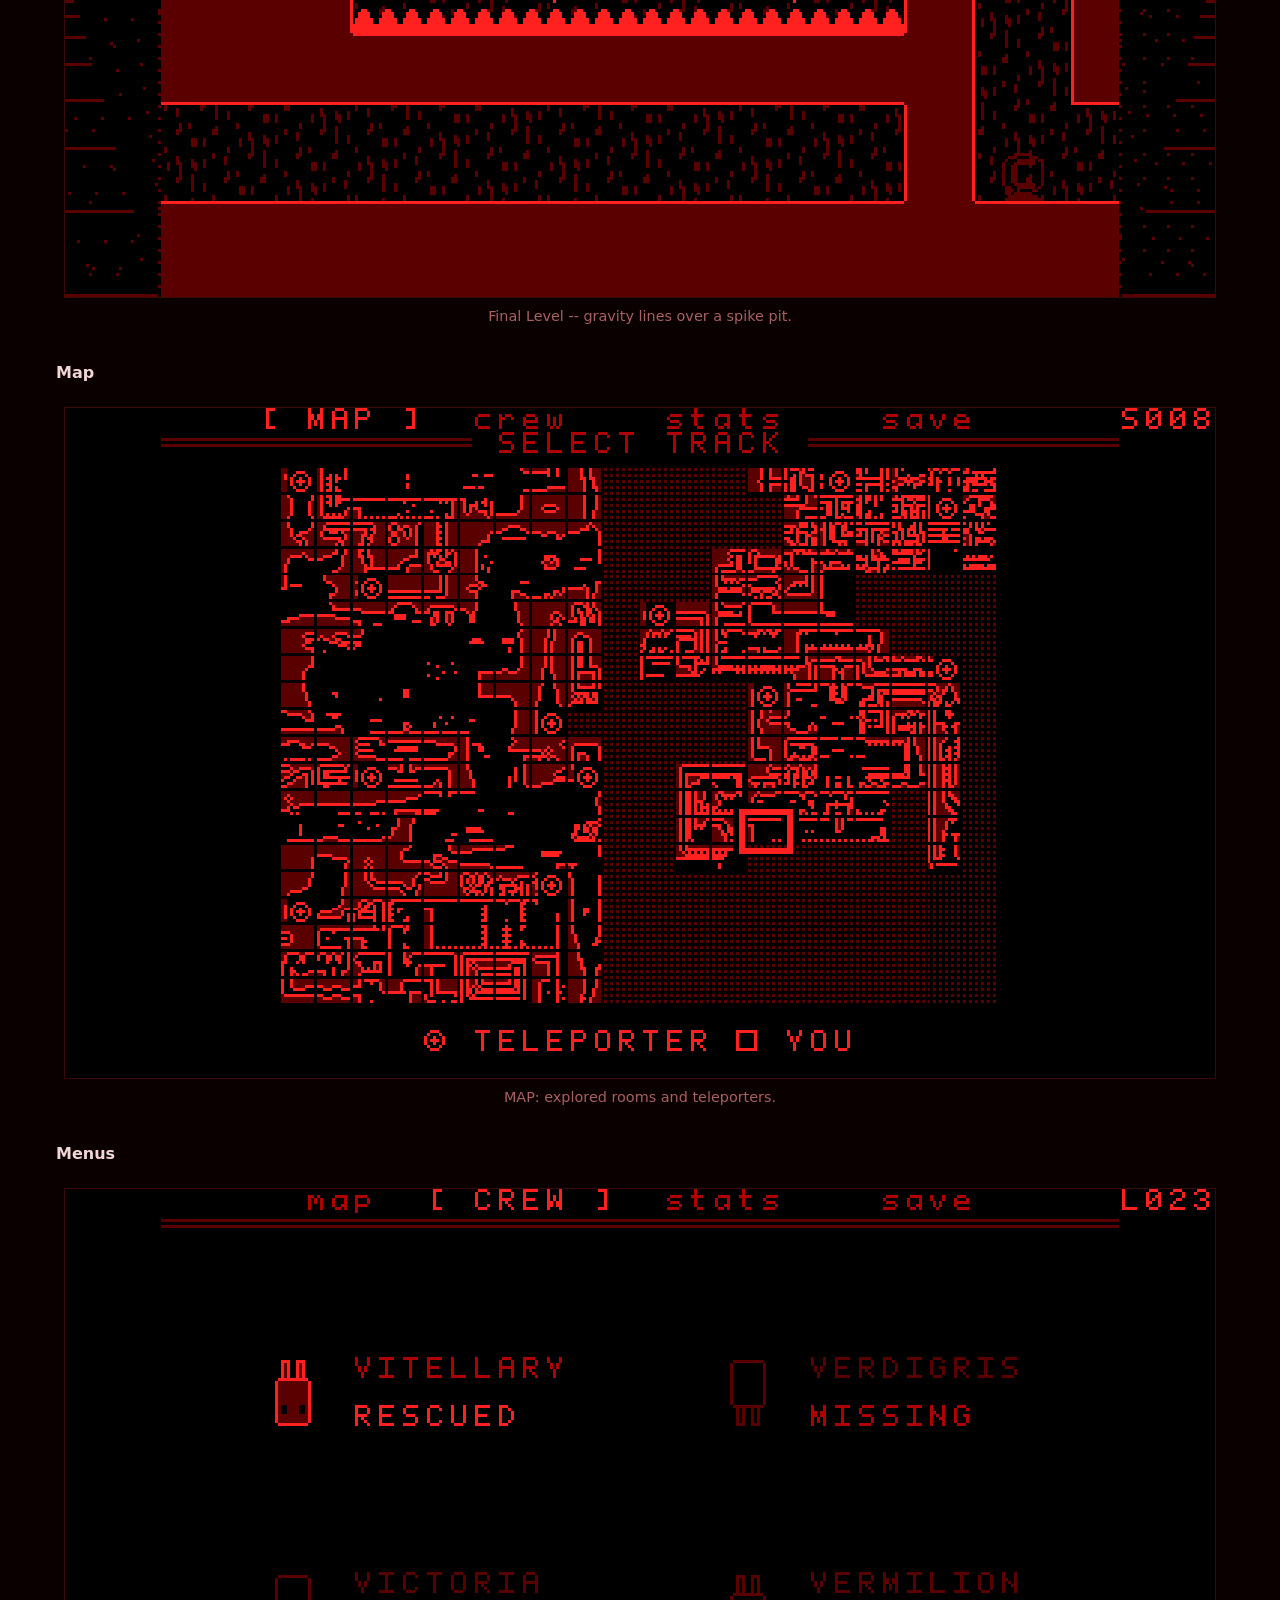
<file: beta/news.html>
<!doctype html>
<html lang="en">
<head>
<meta charset="utf-8">
<meta http-equiv="Content-Security-Policy" content="default-src 'self'; script-src 'self'; style-src 'self'; img-src 'self'; object-src 'none'; base-uri 'none'; form-action 'self'; require-trusted-types-for 'script'">
<meta name="viewport" content="width=device-width, initial-scale=1">
<meta name="referrer" content="no-referrer">
<meta property="og:type" content="website">
<meta property="og:title" content="Virtual Red Shift -- beta build 3">
<meta property="og:description" content="Beta build 3 of Virtual Red Shift, an unofficial Virtual Boy port of VVVVVV, goes to the closed beta testers: zones you can tell apart, easier to read, smoother. To join the closed beta, send a private message on Discord to @henzelince.">
<meta property="og:url" content="https://czarh85.github.io/virtual-red-shift/beta/news.html">
<meta property="og:image" content="https://czarh85.github.io/virtual-red-shift/beta/img/news/x3/zone-outside.png">
<meta name="twitter:card" content="summary_large_image">
<title>News - VIRTUAL RED SHIFT closed beta</title>
<link rel="stylesheet" href="style.css">
</head>
<body class="page-news">
<header class="bandeau">
<p class="marque"><a href="../beta/index.html">VIRTUAL RED SHIFT</a> <span>closed beta</span></p>
<nav><a href="../beta/news.html" aria-current="page">News</a> <a href="../demo/">Demo</a> <a href="../">Project</a> <a href="../how.html">How it's made</a> <a href="https://www.virtual-boy.com/forums/t/beta-release-vvvvvv-red-shift/">Forum</a></nav>
<nav class="jeux" aria-label="Other Virtual Boy games"><a href="https://czarh85.github.io/red-panic/">Red Panic</a> <a href="https://czarh85.github.io/virtual-breakout/">Virtual Breakout</a></nav>
</header>
<main>
<h1>News</h1>

<article class="nouvelle" id="beta-build-3">
<h2><span class="date">2026-11-17</span> Beta build 3</h2>
<p>Beta build 3 goes to the closed beta testers, still without a download link.</p>
<ul>
<li><strong>From the beta 2 reports:</strong> Laboratory gravity lines, the Tower, crewmates who follow you, map markers, Secret Lab medals.</li>
<li><strong>Zones you can tell apart:</strong> each one redrawn, with 3D particles; the Warp Zone breathes.</li>
<li><strong>Easier to read:</strong> bubbles show who speaks.</li>
<li><strong>Smoother</strong> in the busiest rooms.</li>
<li><strong>Saves:</strong> no "Game Saved" without a save; Beta 2 saves still load.</li>
<li><strong>The ending,</strong> trinket 18 and the epilogue within reach.</li>
</ul>
</article>

<article class="nouvelle" id="demo">
<h2><span class="date">2026-10-21</span> The demo</h2>
<p>A free demo of VIRTUAL RED SHIFT is out: the first level, the open world around the ship, and Space Station 2, up to Vitellary's rescue.</p>
<div class="captures">
<figure><div class="defile"><a href="../demo/"><img src="../demo/img/teaser.gif" alt="The demo teaser, about 32 seconds, left eye: the crash, gravity flips over the spikes of Space Station 1, a teleporter to the ship and Level Complete, the ship, the open world under a distant ship, the conveyors of Space Station 2, the edge of the Laboratory in the full game, the way up to Vitellary and his rescue, then the title screen" width="768" height="448"></a></div><figcaption>The demo in motion.</figcaption></figure>
</div>
<p><a href="../demo/">The Demo page</a>: the download, the controls, the licence.</p>
<h3>Closed beta 3</h3>
<p>Beta build 3 is being prepared for a small group of testers. To join the closed beta, send a private message on Discord to <b>@henzelince</b>.</p>
</article>

<article class="nouvelle" id="beta-build-2">
<h2><span class="date">2026-10-03</span> Beta build 2</h2>
<p>Beta build 2 answers the reports of the first round. It goes to the same invited testers; there is still no download link.</p>
<p>BETA WARP starts a game anywhere in the story, from Space Station 1 to the Final Level.</p>
<div class="captures">
<figure><div class="defile"><a href="img/news/zoom/map.png"><picture><source media="(min-width: 1220px)" srcset="img/news/x3/map.png" width="1152" height="672"><img src="img/news/map.png" alt="Pause menu, MAP tab, room X061, THE SHIP: the whole world map, explored rooms drawn in red relief and unexplored parts under a dotted fog; the Laboratory top left and bottom left, the Tower as a lit column in the middle, the Space Station and the Warp Zone on the right; teleporter icons, the YOU square on the ship; at the bottom, the legend TELEPORTER and YOU" width="768" height="448"></picture></a></div><figcaption>The pause map.</figcaption></figure>
<figure><div class="defile"><a href="img/news/beta2-demo.gif"><img src="img/news/beta2-demo.gif" alt="Animated capture, about 41 seconds, left eye: the captain flipping gravity through the Warp Zone, spike pits in Space Station 1 with a death and an instant respawn, gravity lines in the Laboratory, the pause map, conveyors in Space Station 2, the outside world under a distant ship, the Tower rising, the ship, a teleporter departure, a cutscene of the crash, the BETA WARP list, and the title screen" width="768" height="448"></a></div><figcaption>Beta build 2 in motion.</figcaption></figure>
<figure><div class="defile"><a href="img/news/zoom/monster-charge.png"><picture><source media="(min-width: 1220px)" srcset="img/news/x3/monster-charge.png" width="1152" height="672"><img src="img/news/monster-charge.png" alt="Space Station 1, room S048: the spiked, armoured monster galloping along the lower corridor toward the captain standing on the right; two rows of spikes between the lower and the upper corridor" width="768" height="448"></picture></a></div><figcaption>Space Station 1 -- the chase.</figcaption></figure>
</div>

<h3>Fixed</h3>
<ul>
<li><strong>Teleporters:</strong> START to teleport; the last one of Space Station 1 takes you to the ship.</li>
<li><strong>Jukebox:</strong> each console names its track; START plays it.</li>
<li><strong>Spikes:</strong> they kill as in the original; you can walk along a spiked wall again.</li>
<li><strong>Moving platforms:</strong> they never carry you into a wall.</li>
<li><strong>Space Station 1:</strong> the bus near the end of the level is now a monster.</li>
<li><strong>Space Station 2:</strong> the way in on foot is open again.</li>
<li><strong>Comms Relay:</strong> the radar and Violet's call are back.</li>
<li><strong>Background:</strong> it stays in place from room to room.</li>
<li><strong>Saving:</strong> automatic at the end of each level and at each rescue.</li>
<li><strong>Pause:</strong> QUIT TO TITLE asks first.</li>
<li><strong>Time trials:</strong> they never touch your saved game.</li>
<li><strong>Right D-pad:</strong> the hidden shortcut is gone.</li>
</ul>

<h3>New: BETA WARP</h3>
<p>The levels and rescues, in story order. Pick one, answer YES: a new game starts there.</p>
<ul>
<li><strong>Open it:</strong> on the title screen, UP then A (it is the last line); in game, START then L.</li>
<li><strong>Choose:</strong> UP and DOWN, then A; B goes back.</li>
<li><strong>Confirm:</strong> NO comes first; DOWN, then A on YES.</li>
<li><strong>EXTRAS:</strong> visit without saving, replay a scene, invincibility and game speed.</li>
</ul>
<p>Captured from beta build 2 in an emulator, left eye.</p>
<div class="captures">
<figure><div class="defile"><a href="img/news/zoom/beta-warp-list.png"><picture><source media="(min-width: 1220px)" srcset="img/news/x3/beta-warp-list.png" width="1152" height="672"><img src="img/news/beta-warp-list.png" alt="Pause menu, WARP tab, the BETA WARP list: SPACE STATION 1, comms relay, a wrinkle in time, THE SHIP - LEVEL 1 DONE under the cursor, SPACE STATION 2, rescue vitellary, THE WARP ZONE, rescue verdigris, THE LABORATORY, rescue victoria, THE TOWER, rescue vermilion, THE FINAL LEVEL, extras; four dim crew portraits, rescued: nobody yet; at the bottom, choose, start here, back" width="768" height="448"></picture></a></div><figcaption>The story, in order.</figcaption></figure>
<figure><div class="defile"><a href="img/news/zoom/beta-warp-confirm.png"><picture><source media="(min-width: 1220px)" srcset="img/news/x3/beta-warp-confirm.png" width="1152" height="672"><img src="img/news/beta-warp-confirm.png" alt="Pause menu, WARP tab, BETA WARP confirmation: THE SHIP - LEVEL 1 DONE, four dim crew portraits, rescued: nobody yet, no trinkets - deaths and time from zero, START A NEW GAME HERE?, NO selected above yes; at the bottom, choose, confirm, back" width="768" height="448"></picture></a></div><figcaption>It asks first.</figcaption></figure>
<figure><div class="defile"><a href="img/news/zoom/beta-warp-extras.png"><picture><source media="(min-width: 1220px)" srcset="img/news/x3/beta-warp-extras.png" width="1152" height="672"><img src="img/news/beta-warp-extras.png" alt="Pause menu, WARP tab, EXTRAS page: VISIT A PLACE under the cursor, replay a scene, invincibility and speed; the help line go anywhere - nothing is saved; at the bottom, choose, open, back" width="768" height="448"></picture></a></div><figcaption>EXTRAS.</figcaption></figure>
<figure><div class="defile"><a href="img/news/zoom/warp-tab-in-game.png"><picture><source media="(min-width: 1220px)" srcset="img/news/x3/warp-tab-in-game.png" width="1152" height="672"><img src="img/news/warp-tab-in-game.png" alt="Pause menu later in the game, tabs map, crew, stats, save and WARP, the WARP tab open on the BETA WARP list with THE FINAL LEVEL under the cursor; all four crew portraits lit, rescued: all four; at the bottom, choose, start here, back" width="768" height="448"></picture></a></div><figcaption>In game: START, then L.</figcaption></figure>
<figure><div class="defile"><a href="img/news/zoom/teleport-prompt.png"><picture><source media="(min-width: 1220px)" srcset="img/news/x3/teleport-prompt.png" width="1152" height="672"><img src="img/news/teleport-prompt.png" alt="Space Station 1, room S044: the captain standing at the foot of the teleporter ring, a checkpoint on the ledge to the left, the line - Press START to Teleport - at the bottom of the screen" width="768" height="448"></picture></a></div><figcaption>Teleporters wait for START.</figcaption></figure>
</div>

<h3>Lost your save?</h3>
<p>Open BETA WARP, choose where you were, answer YES.</p>

<h3>Reporting a bug</h3>
<p>Any report helps. If you can, add:</p>
<ul>
<li>the room code at the top right of the screen, for example S044;</li>
<li>what you did and what you saw;</li>
<li>the build label on the title screen;</li>
<li>a photo of the screen.</li>
</ul>
<p>One message per bug.</p>
</article>

<article class="nouvelle" id="beta-build-1">
<h2><span class="date">2026-09-25</span> Beta build 1 ready for the private beta</h2>
<p>The first beta build of VIRTUAL RED SHIFT is complete. It will be distributed to a
limited group of invited testers.</p>
<p>There is no download link. The beta build is sent directly to each invited tester.</p>

<h3>Screenshots</h3>
<p>Captured from the beta build in an emulator, left eye. Click an image to enlarge it.</p>

<div class="captures">
<figure><div class="defile"><a href="img/news/zoom/title-menu.png"><picture><source media="(min-width: 1220px)" srcset="img/news/x3/title-menu.png" width="1152" height="672"><img src="img/news/title-menu.png" alt="Title screen: the VVVVVV logo above VIRTUAL RED SHIFT, the licence notice at the top, the menu CONTINUE, new game, options" width="768" height="448"></picture></a></div><figcaption>Title screen.</figcaption></figure>
<figure><div class="defile"><a href="img/news/zoom/title-new-game.png"><picture><source media="(min-width: 1220px)" srcset="img/news/x3/title-new-game.png" width="1152" height="672"><img src="img/news/title-new-game.png" alt="Title screen after choosing new game with a save in progress: THIS WILL DELETE YOUR CURRENT SAVE. ARE YOU SURE?, RETURN selected above start new game" width="768" height="448"></picture></a></div><figcaption>NEW GAME: the game asks before deleting a save.</figcaption></figure>
<figure><div class="defile"><a href="img/news/zoom/menu-jukebox.png"><picture><source media="(min-width: 1220px)" srcset="img/news/x3/menu-jukebox.png" width="1152" height="672"><img src="img/news/menu-jukebox.png" alt="Title screen OPTIONS, JUKEBOX page: a list of track names, the cursor on STATION" width="768" height="448"></picture></a></div><figcaption>JUKEBOX: all 16 tracks.</figcaption></figure>
</div>

<h4>Platforming</h4>
<div class="captures">
<figure><div class="defile"><a href="img/news/zoom/zone-space-station.png"><picture><source media="(min-width: 1220px)" srcset="img/news/x3/zone-space-station.png" width="1152" height="672"><img src="img/news/zone-space-station.png" alt="Space Station, room S027: the captain at the bottom of a narrow shaft, four enemies moving just above him, the station structure in the distance" width="768" height="448"></picture></a></div><figcaption>Space Station -- SORROW.</figcaption></figure>
<figure><div class="defile"><a href="img/news/zoom/zone-outside.png"><picture><source media="(min-width: 1220px)" srcset="img/news/x3/zone-outside.png" width="1152" height="672"><img src="img/news/zone-outside.png" alt="Outside, room X054: gravity flipped, the captain standing upside down under a rock overhang, the hull of the ship in the distance, a checkpoint on the ground below" width="768" height="448"></picture></a></div><figcaption>Outside -- upside down, the ship&#39;s hull in the distance.</figcaption></figure>
<figure><div class="defile"><a href="img/news/zoom/zone-laboratory.png"><picture><source media="(min-width: 1220px)" srcset="img/news/x3/zone-laboratory.png" width="1152" height="672"><img src="img/news/zone-laboratory.png" alt="Laboratory, room L023: the captain on a ledge, a shiny trinket at the far end of it, a shaft lined with spikes below" width="768" height="448"></picture></a></div><figcaption>Laboratory -- THE TANTALIZING TRINKET.</figcaption></figure>
<figure><div class="defile"><a href="img/news/zoom/zone-warp-zone.png"><picture><source media="(min-width: 1220px)" srcset="img/news/x3/zone-warp-zone.png" width="1152" height="672"><img src="img/news/zone-warp-zone.png" alt="Warp Zone, room W014: a maze of walls, a warp token in the middle, the captain at the bottom left" width="768" height="448"></picture></a></div><figcaption>Warp Zone -- THE BROWN GATE.</figcaption></figure>
<figure><div class="defile"><a href="img/news/zoom/zone-final-level.png"><picture><source media="(min-width: 1220px)" srcset="img/news/x3/zone-final-level.png" width="1152" height="672"><img src="img/news/zone-final-level.png" alt="Final Level, room F019: the captain on a ledge, dotted gravity lines crossing above a pit lined with spikes" width="768" height="448"></picture></a></div><figcaption>Final Level -- gravity lines over a spike pit.</figcaption></figure>
</div>

<h4>Map</h4>
<div class="captures">
<figure><div class="defile"><a href="img/news/zoom/menu-map.png"><picture><source media="(min-width: 1220px)" srcset="img/news/x3/menu-map.png" width="1152" height="672"><img src="img/news/menu-map.png" alt="Pause menu, MAP tab in the Space Station room SELECT TRACK: the explored rooms drawn over the fog, teleporters and YOU marked" width="768" height="448"></picture></a></div><figcaption>MAP: explored rooms and teleporters.</figcaption></figure>
</div>

<h4>Menus</h4>
<div class="captures">
<figure><div class="defile"><a href="img/news/zoom/menu-crew.png"><picture><source media="(min-width: 1220px)" srcset="img/news/x3/menu-crew.png" width="1152" height="672"><img src="img/news/menu-crew.png" alt="Pause menu, CREW tab, room L023: Vitellary rescued, a small bright crewmate with eyes, upside down; Verdigris, Victoria and Vermilion missing, dim outlines without eyes; 1 / 4" width="768" height="448"></picture></a></div><figcaption>CREW: rescued and missing.</figcaption></figure>
<figure><div class="defile"><a href="img/news/zoom/menu-stats.png"><picture><source media="(min-width: 1220px)" srcset="img/news/x3/menu-stats.png" width="1152" height="672"><img src="img/news/menu-stats.png" alt="Pause menu, STATS tab: trinkets 15 / 20, deaths 001043, time 03:04:03" width="768" height="448"></picture></a></div><figcaption>STATS: trinkets, deaths, time.</figcaption></figure>
<figure><div class="defile"><a href="img/news/zoom/menu-save.png"><picture><source media="(min-width: 1220px)" srcset="img/news/x3/menu-save.png" width="1152" height="672"><img src="img/news/menu-save.png" alt="Pause menu, SAVE tab: last save SEEING RED; resume, save, quit to title" width="768" height="448"></picture></a></div><figcaption>SAVE: resume, save or quit.</figcaption></figure>
</div>
</article>
<section class="apropos" aria-labelledby="titre-port">
<h2 id="titre-port">About this port</h2>
<p>VIRTUAL RED SHIFT is an unofficial, modified port based on the VVVVVV source code, &copy; 2010-2020 Terry Cavanagh. It is not the original game. It is non-commercial and will never be sold: if you paid for it, you were scammed. VVVVVV is a commercial game; support its author at <a href="https://thelettervsixtim.es/">thelettervsixtim.es</a>. Music by Magnus P&aring;lsson, not included in this port. 2.0 C++ port by Simon Roth; 2.2 SDL2 port by Ethan Lee. Room names by Bennett Foddy. <a href="../how.html">How it's made</a>.</p>
</section>
</main>
<footer><p>No cookies. No analytics. No third-party scripts.</p><p class="autres"><b>Other Virtual Boy games:</b> <a href="https://czarh85.github.io/red-panic/">Red Panic</a>: an original game for the Virtual Boy, with a free demo. <a href="https://czarh85.github.io/virtual-breakout/">Virtual Breakout</a>: a stereoscopic brick-breaker, free to download.</p></footer>
</body>
</html>
</file>
<file: beta/style.css>
/* Red Shift Beta -- feuille unique ; la CSP refuse tout style en ligne. */
:root {
  --fond: #0b0000;
  --texte: #f2d6d6;
  --rouge: #ff2a2a;
  --sourd: #a86060;
  --trait: #3a0a0a;
}
* { box-sizing: border-box; }
html { background: var(--fond); }
body {
  margin: 0 auto;
  max-width: 52rem;
  padding: 0 16px 3rem;
  background: var(--fond);
  color: var(--texte);
  font: 1rem/1.6 system-ui, -apple-system, "Segoe UI", sans-serif;
}
a { color: var(--rouge); }
a:focus-visible { outline: 2px solid var(--rouge); outline-offset: 2px; }
/* LA BARRE NE SUIT PAS LA LARGEUR DE LA PAGE : les pages n'ont pas la meme (52rem, 75rem
   pour la note et ses grandes captures), et le menu sautait d'une page a l'autre. Elle a
   une largeur FIXE -- celle de la page la plus large -- centree sur l'ecran, a l'identique
   dans la page du projet. */
.bandeau {
  width: min(calc(75rem - 32px), calc(100vw - 32px));
  position: relative;
  left: 50%;
  transform: translateX(-50%);
  display: flex;
  flex-wrap: wrap;
  justify-content: space-between;
  align-items: baseline;
  gap: .5rem 1.5rem;
  padding: 1.25rem 0;
  border-bottom: 1px solid var(--trait);
}
.marque { margin: 0; font-weight: 700; letter-spacing: .12em; }
.marque a { text-decoration: none; }
.marque span { color: var(--sourd); font-weight: 400; letter-spacing: 0; margin-left: .4rem; }
/* The other games of the player, after the tabs (tools/site/gabarit.py AUTRES, 2026-10-20). */
.bandeau nav.jeux { padding-left: 1rem; border-left: 1px solid var(--trait); }
.bandeau nav.jeux a { color: #d84a4a; }
footer .autres { margin: .5rem 0 0; }
nav a { margin-right: 1rem; }
nav a:last-child { margin-right: 0; }
/* La page ou l'on est se lit dans la barre ; meme regle recopiee dans la page du projet. */
nav a[aria-current] { color: var(--texte); text-decoration: none; }
h1 { color: var(--rouge); font-size: 1.6rem; line-height: 1.25; margin: 2rem 0 1rem; }
h2 { color: var(--rouge); font-size: 1.1rem; margin: 1.75rem 0 .5rem; }
li { margin: .35rem 0; }
.etat, .aviser, .a-completer {
  border-left: 3px solid var(--rouge);
  padding: .5rem .9rem;
  background: #1a0303;
}
.a-completer { font-family: ui-monospace, Consolas, monospace; }
footer { margin-top: 3rem; padding-top: 1rem; border-top: 1px solid var(--trait); color: var(--sourd); font-size: .9rem; }
label { display: block; margin-top: 1rem; font-weight: 700; }
input[type=text], textarea { width: 100%; box-sizing: border-box; background: #120202; color: inherit; border: 1px solid var(--trait); padding: .4rem; font: inherit; }
.aide { margin: .2rem 0; color: var(--sourd); font-size: .9rem; }
.erreur { margin: .2rem 0; color: var(--rouge); min-height: 1em; }
button { margin-top: 1rem; padding: .5rem 1rem; font: inherit; }
.ticket { border-top: 1px solid var(--trait); margin-top: 1rem; }
.ticket dd { white-space: pre-wrap; overflow-wrap: anywhere; }

/* NOUVELLES -- en tete de l'accueil, datees (note de version beta 1). */
.nouvelles { border-bottom: 1px solid var(--trait); padding-bottom: 1rem; }
.nouvelle h2 { margin-top: 1.25rem; }
.date { color: var(--sourd); font-variant-numeric: tabular-nums; margin-right: .5rem; }
.captures { display: grid; grid-template-columns: minmax(0, 1fr); gap: 2rem; margin: 1rem 0 2rem; }
.captures figure { margin: 0; min-width: 0; }
/* A LA LARGEUR DE L'ECRAN -- une capture remplit sa colonne, sans jamais depasser x2
   (768 px), ni x3 (1152 px) quand la fenetre le permet : sur un telephone elle tient dans
   l'ecran, sans defilement. Le clic ouvre la version x4. Pixels nets a toute taille. */
.captures .defile { overflow: visible; }
.captures a { display: block; max-width: 768px; margin: 0 auto; }
.captures img { display: block; box-sizing: border-box; width: 100%; max-width: 100%; height: auto; image-rendering: crisp-edges; image-rendering: pixelated; border: 1px solid var(--trait); }
.captures figcaption { text-align: center; color: var(--sourd); font-size: .9rem; margin-top: .4rem; }
/* La page des nouvelles s'elargit pour ses captures ; le texte garde sa largeur de lecture. */
.page-news { max-width: 75rem; }
.page-news .nouvelle > p, .page-news .nouvelle > ul { max-width: 48rem; }
@media (min-width: 1220px) {
  .captures a { max-width: 1152px; }
}
</file>
